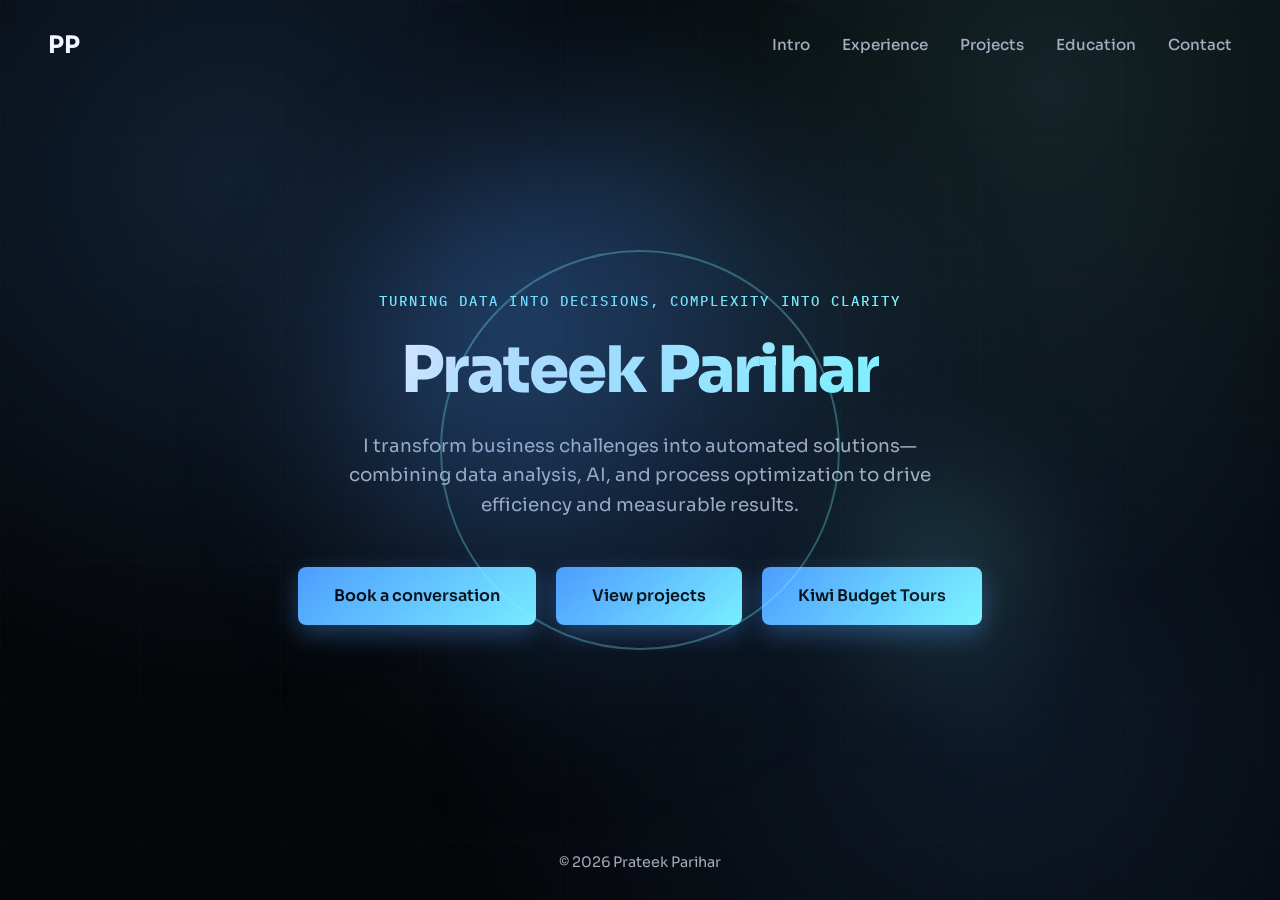
<file: index.html>
<!doctype html>
<html lang="en">
  <head>
    <meta charset="utf-8" />
    <meta name="viewport" content="width=device-width, initial-scale=1" />
    <title>Prateek Parihar | Workflow Automation & AI</title>
    <meta
      name="description"
      content="Portfolio of Prateek Parihar, Business Analytics professional focused on workflow automation, forecasting, AI, and data-driven decision support."
    />
    <meta name="theme-color" content="#050608" />
    <link rel="stylesheet" href="styles.css?v=20260227-clean" />
  </head>
  <body class="home">
    <main class="simple-hero">
      <div class="hero-3d" aria-hidden="true">
        <div class="orb"></div>
        <div class="ring"></div>
        <div class="glow"></div>
        <div class="grid-sheen"></div>
      </div>

      <header class="simple-header">
        <div class="logo-mark">PP</div>
        <nav class="simple-nav">
          <a href="intro.html">Intro</a>
          <a href="experience.html">Experience</a>
          <a href="projects.html">Projects</a>
          <a href="education.html">Education</a>
          <a href="contact.html">Contact</a>
        </nav>
      </header>

      <section class="simple-center">
        <p class="hero-kicker">Turning data into decisions, complexity into clarity</p>
        <h1 class="simple-title">Prateek Parihar</h1>
        <p class="simple-subtitle">
          I transform business challenges into automated solutions—combining data analysis, AI, and process optimization to drive efficiency and measurable results.
        </p>
        <div class="hero-actions">
          <a class="btn-primary" href="contact.html">Book a conversation</a>
          <a class="btn-primary" href="projects.html">View projects</a>
          <a class="btn-primary" href="https://kiwibudgettours.com/" target="_blank" rel="noopener noreferrer">Kiwi Budget Tours</a>
        </div>
      </section>

      <footer class="simple-footer">
        <p>© <span id="year"></span> Prateek Parihar</p>
      </footer>
    </main>

    <script src="script.js"></script>
  </body>
</html>
</file>
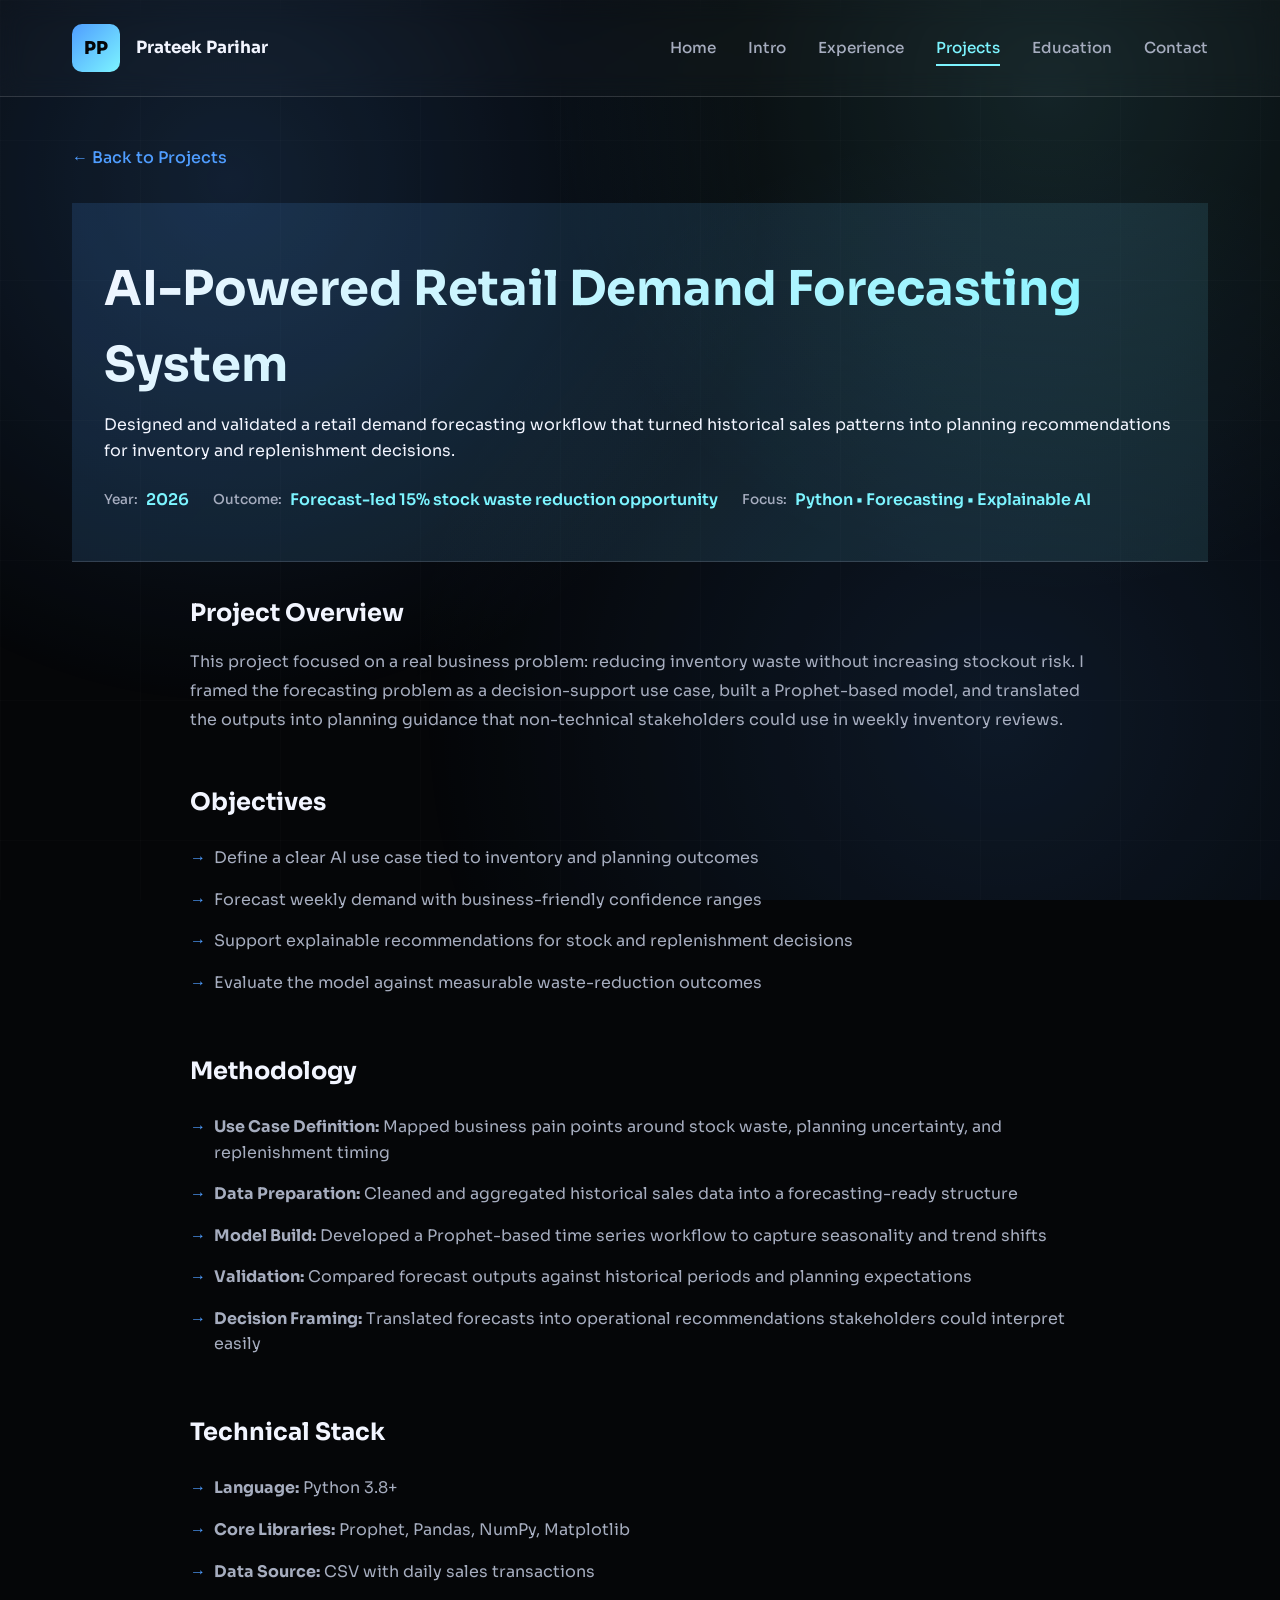
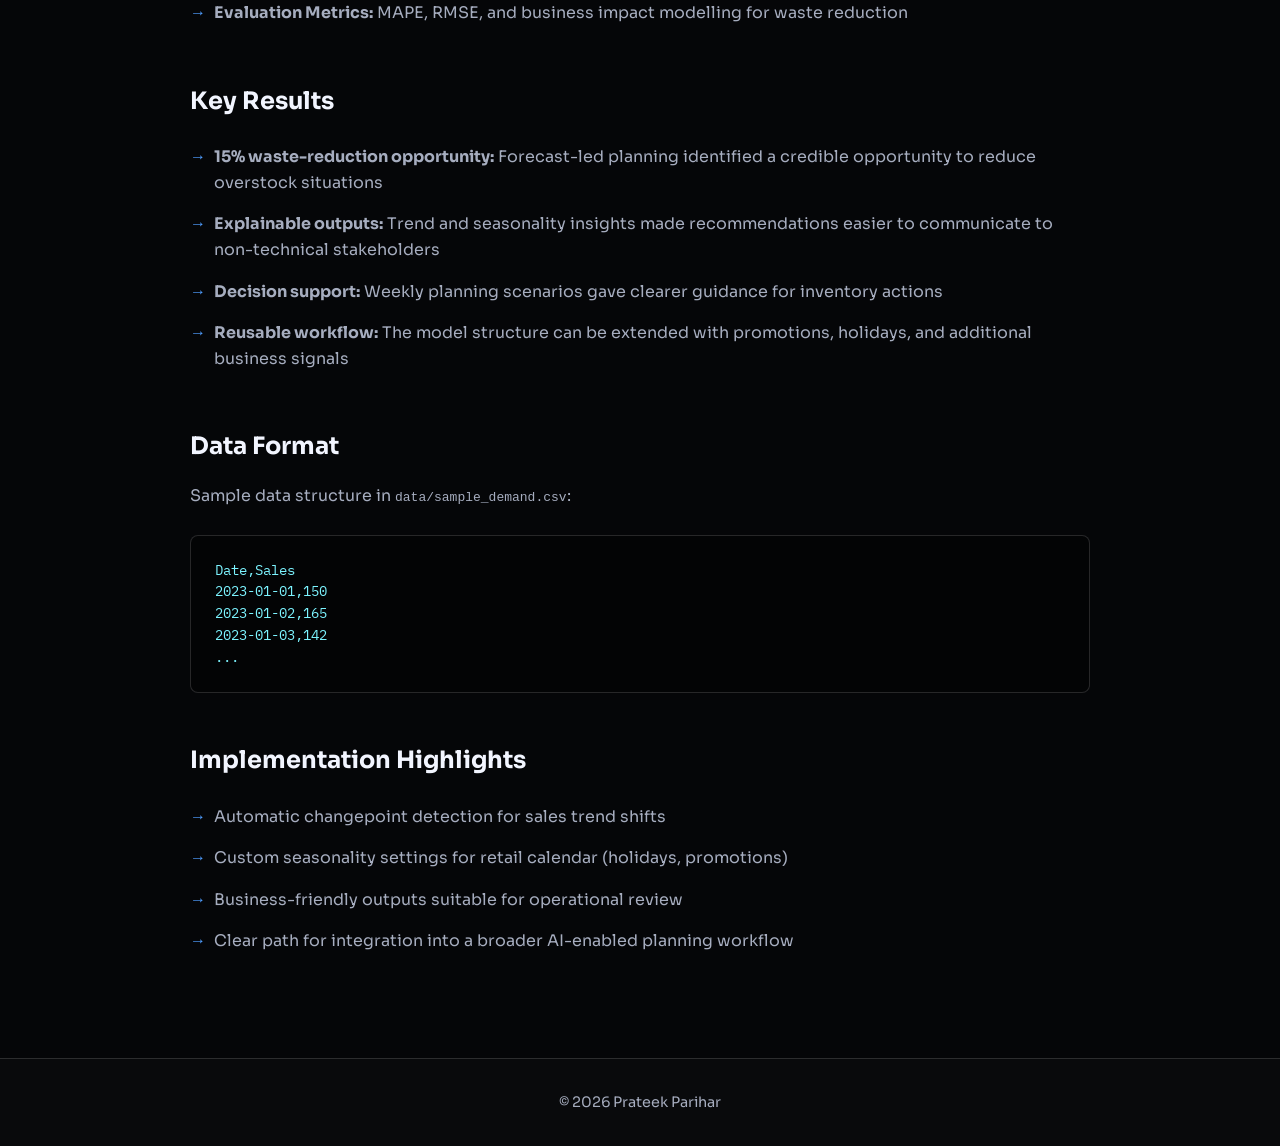
<file: projects/ai-demand-forecasting/index.html>
<!doctype html>
<html lang="en">
  <head>
    <meta charset="utf-8" />
    <meta name="viewport" content="width=device-width, initial-scale=1" />
    <title>AI-Powered Retail Demand Forecasting System | Prateek Parihar</title>
    <link rel="stylesheet" href="../../styles.css" />
    <style>
      .project-hero {
        background: linear-gradient(135deg, rgba(79, 157, 255, 0.15), rgba(124, 244, 255, 0.1));
        border-bottom: 1px solid var(--border);
        padding: 3rem 2rem;
        margin-bottom: 2rem;
      }

      .project-hero h1 {
        font-size: clamp(2rem, 5vw, 3rem);
        margin-bottom: 0.5rem;
        background: linear-gradient(135deg, var(--ink) 0%, var(--accent-bright) 100%);
        -webkit-background-clip: text;
        -webkit-text-fill-color: transparent;
        background-clip: text;
      }

      .project-meta {
        display: flex;
        gap: 1.5rem;
        flex-wrap: wrap;
        margin-top: 1.5rem;
      }

      .meta-item {
        display: flex;
        align-items: center;
        gap: 0.5rem;
      }

      .meta-label {
        color: var(--muted);
        font-size: 0.85rem;
        font-weight: 500;
      }

      .meta-value {
        color: var(--accent-bright);
        font-weight: 600;
      }

      .project-content {
        max-width: 900px;
        margin: 0 auto;
      }

      .project-section {
        margin-bottom: 3rem;
      }

      .project-section h2 {
        font-size: 1.5rem;
        margin-bottom: 1rem;
        color: var(--ink);
      }

      .project-section p {
        color: var(--muted);
        line-height: 1.8;
        margin-bottom: 1rem;
      }

      .project-section ul {
        list-style: none;
        margin-bottom: 1rem;
      }

      .project-section li {
        color: var(--muted);
        padding: 0.5rem 0;
        padding-left: 1.5rem;
        position: relative;
      }

      .project-section li::before {
        content: "→";
        position: absolute;
        left: 0;
        color: var(--accent);
      }

      .code-block {
        background: rgba(0, 0, 0, 0.3);
        border: 1px solid var(--border);
        border-radius: 8px;
        padding: 1.5rem;
        margin: 1.5rem 0;
        font-family: "IBM Plex Mono", monospace;
        font-size: 0.85rem;
        color: var(--accent-bright);
        overflow-x: auto;
      }

      .back-link {
        display: inline-flex;
        align-items: center;
        gap: 0.5rem;
        color: var(--accent);
        text-decoration: none;
        margin-bottom: 2rem;
        font-weight: 500;
        transition: color 0.2s;
      }

      .back-link:hover {
        color: var(--accent-bright);
      }
    </style>
  </head>
  <body class="page">
    <header class="page-header">
      <div class="inner">
        <a href="../../index.html" class="brand">
          <span class="brand-mark">PP</span>
          <div>
            <strong>Prateek Parihar</strong>
          </div>
        </a>
        <nav>
          <a href="../../index.html">Home</a>
          <a href="../../intro.html">Intro</a>
          <a href="../../experience.html">Experience</a>
          <a class="active" href="../../projects.html">Projects</a>
          <a href="../../education.html">Education</a>
          <a href="../../contact.html">Contact</a>
        </nav>
      </div>
    </header>

    <main class="page-main">
      <a href="../../projects.html" class="back-link">← Back to Projects</a>

      <div class="project-hero">
        <h1>AI-Powered Retail Demand Forecasting System</h1>
        <p>Designed and validated a retail demand forecasting workflow that turned historical sales patterns into planning recommendations for inventory and replenishment decisions.</p>
        <div class="project-meta">
          <div class="meta-item">
            <span class="meta-label">Year:</span>
            <span class="meta-value">2026</span>
          </div>
          <div class="meta-item">
            <span class="meta-label">Outcome:</span>
            <span class="meta-value">Forecast-led 15% stock waste reduction opportunity</span>
          </div>
          <div class="meta-item">
            <span class="meta-label">Focus:</span>
            <span class="meta-value">Python • Forecasting • Explainable AI</span>
          </div>
        </div>
      </div>

      <div class="project-content">
        <div class="project-section">
          <h2>Project Overview</h2>
          <p>
            This project focused on a real business problem: reducing inventory waste without increasing stockout risk.
            I framed the forecasting problem as a decision-support use case, built a Prophet-based model, and translated
            the outputs into planning guidance that non-technical stakeholders could use in weekly inventory reviews.
          </p>
        </div>

        <div class="project-section">
          <h2>Objectives</h2>
          <ul>
            <li>Define a clear AI use case tied to inventory and planning outcomes</li>
            <li>Forecast weekly demand with business-friendly confidence ranges</li>
            <li>Support explainable recommendations for stock and replenishment decisions</li>
            <li>Evaluate the model against measurable waste-reduction outcomes</li>
          </ul>
        </div>

        <div class="project-section">
          <h2>Methodology</h2>
          <ul>
            <li><strong>Use Case Definition:</strong> Mapped business pain points around stock waste, planning uncertainty, and replenishment timing</li>
            <li><strong>Data Preparation:</strong> Cleaned and aggregated historical sales data into a forecasting-ready structure</li>
            <li><strong>Model Build:</strong> Developed a Prophet-based time series workflow to capture seasonality and trend shifts</li>
            <li><strong>Validation:</strong> Compared forecast outputs against historical periods and planning expectations</li>
            <li><strong>Decision Framing:</strong> Translated forecasts into operational recommendations stakeholders could interpret easily</li>
          </ul>
        </div>

        <div class="project-section">
          <h2>Technical Stack</h2>
          <ul>
            <li><strong>Language:</strong> Python 3.8+</li>
            <li><strong>Core Libraries:</strong> Prophet, Pandas, NumPy, Matplotlib</li>
            <li><strong>Data Source:</strong> CSV with daily sales transactions</li>
            <li><strong>Evaluation Metrics:</strong> MAPE, RMSE, and business impact modelling for waste reduction</li>
          </ul>
        </div>

        <div class="project-section">
          <h2>Key Results</h2>
          <ul>
            <li><strong>15% waste-reduction opportunity:</strong> Forecast-led planning identified a credible opportunity to reduce overstock situations</li>
            <li><strong>Explainable outputs:</strong> Trend and seasonality insights made recommendations easier to communicate to non-technical stakeholders</li>
            <li><strong>Decision support:</strong> Weekly planning scenarios gave clearer guidance for inventory actions</li>
            <li><strong>Reusable workflow:</strong> The model structure can be extended with promotions, holidays, and additional business signals</li>
          </ul>
        </div>

        <div class="project-section">
          <h2>Data Format</h2>
          <p>Sample data structure in <code>data/sample_demand.csv</code>:</p>
          <div class="code-block">
Date,Sales<br>
2023-01-01,150<br>
2023-01-02,165<br>
2023-01-03,142<br>
...
          </div>
        </div>

        <div class="project-section">
          <h2>Implementation Highlights</h2>
          <ul>
            <li>Automatic changepoint detection for sales trend shifts</li>
            <li>Custom seasonality settings for retail calendar (holidays, promotions)</li>
            <li>Business-friendly outputs suitable for operational review</li>
            <li>Clear path for integration into a broader AI-enabled planning workflow</li>
          </ul>
        </div>
      </div>
    </main>

    <footer class="page-footer">© <span id="year"></span> Prateek Parihar</footer>
    <script src="../../script.js"></script>
  </body>
</html>
</file>
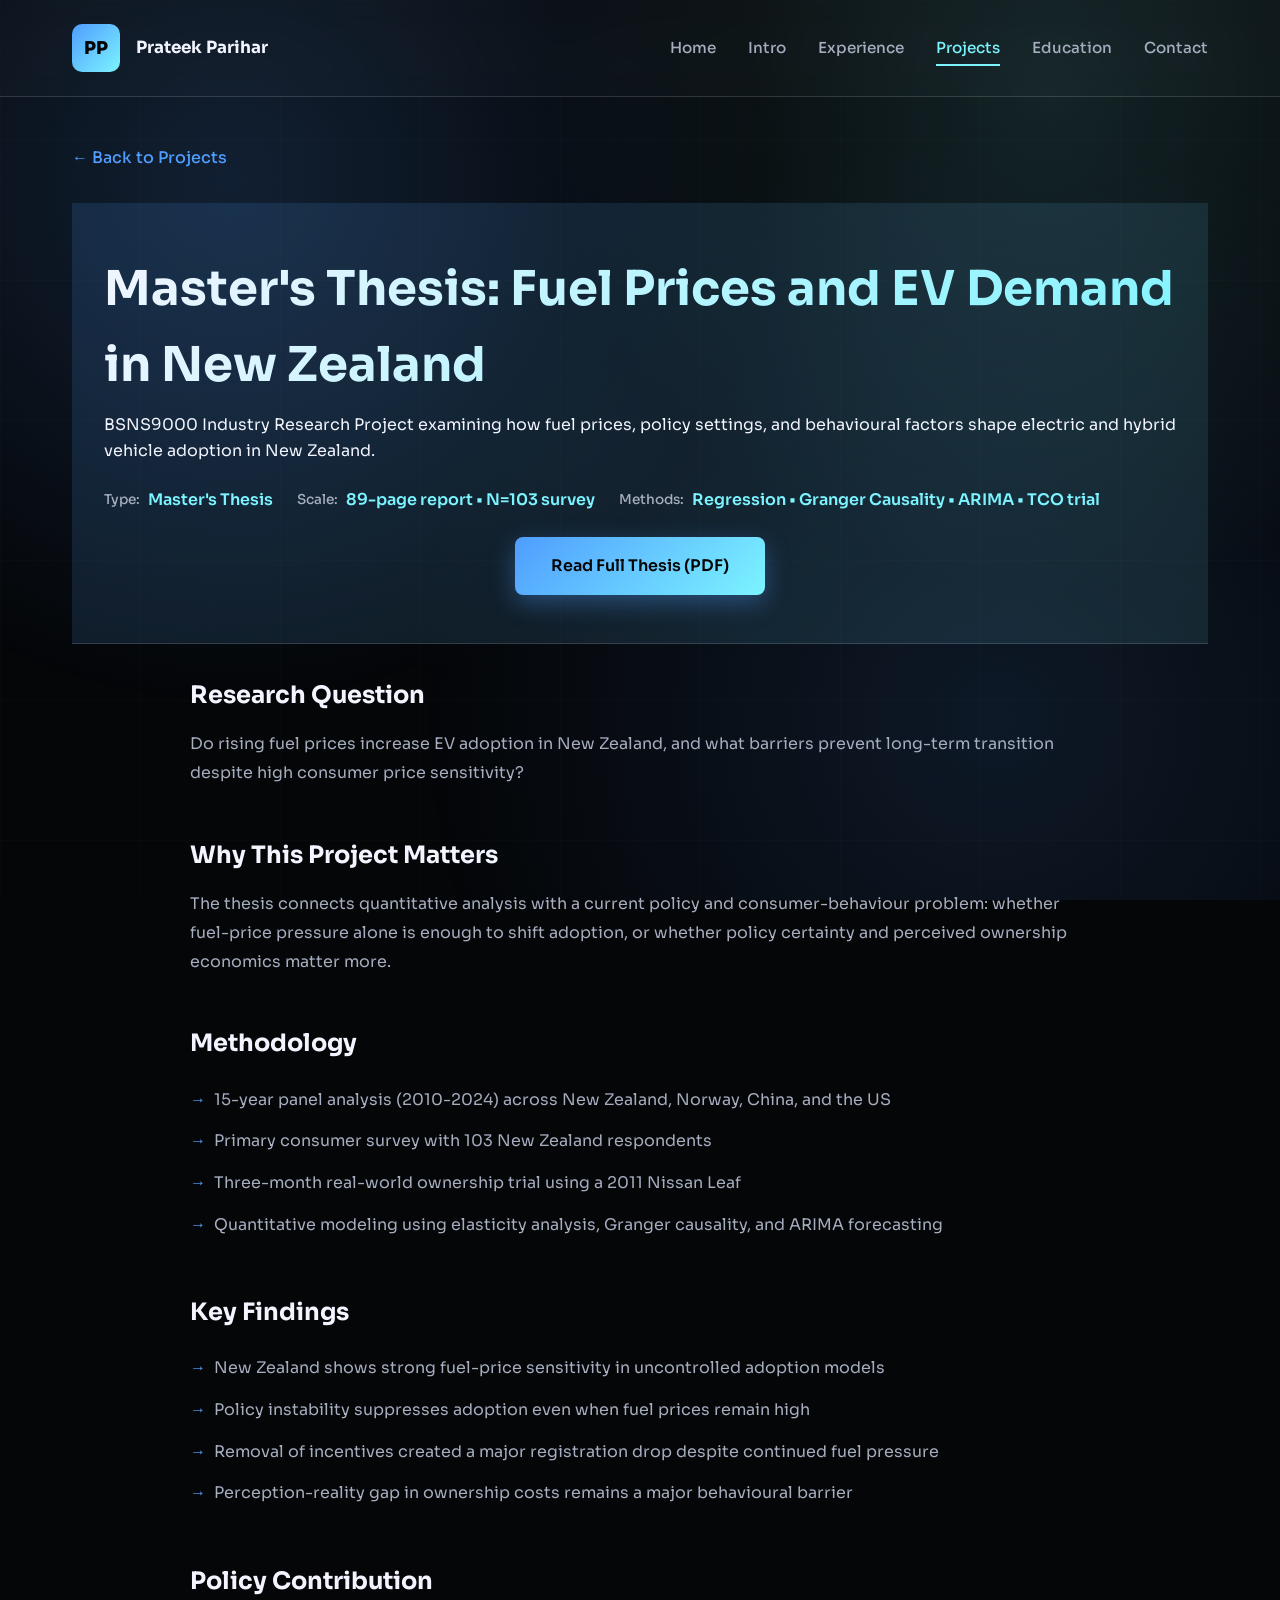
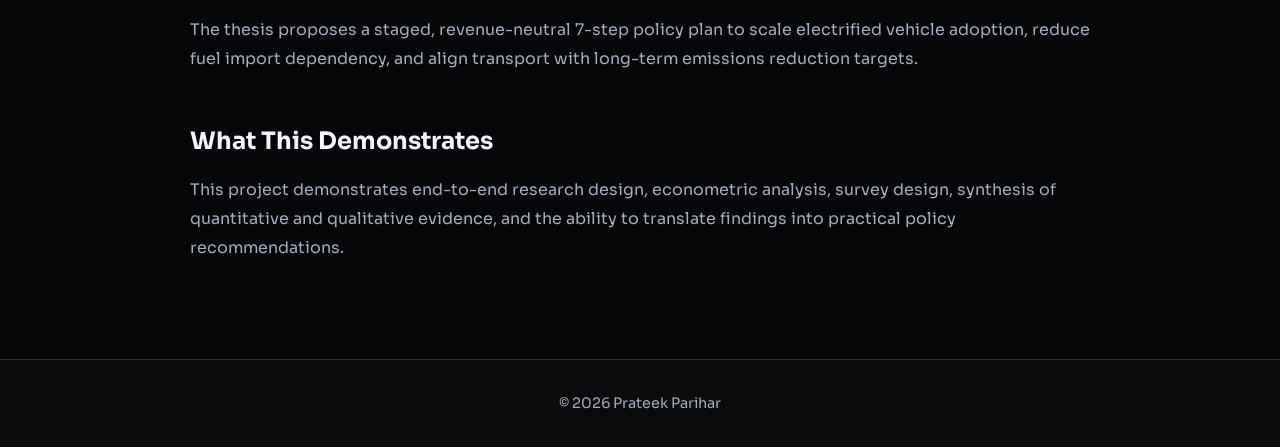
<file: projects/ev-fuel-price-thesis/index.html>
<!doctype html>
<html lang="en">
  <head>
    <meta charset="utf-8" />
    <meta name="viewport" content="width=device-width, initial-scale=1" />
    <title>Fuel Prices and EV Demand in New Zealand | Prateek Parihar</title>
    <link rel="stylesheet" href="../../styles.css" />
    <style>
      .project-hero {
        background: linear-gradient(135deg, rgba(79, 157, 255, 0.15), rgba(124, 244, 255, 0.1));
        border-bottom: 1px solid var(--border);
        padding: 3rem 2rem;
        margin-bottom: 2rem;
      }

      .project-hero h1 {
        font-size: clamp(2rem, 5vw, 3rem);
        margin-bottom: 0.5rem;
        background: linear-gradient(135deg, var(--ink) 0%, var(--accent-bright) 100%);
        -webkit-background-clip: text;
        -webkit-text-fill-color: transparent;
        background-clip: text;
      }

      .project-meta {
        display: flex;
        gap: 1.5rem;
        flex-wrap: wrap;
        margin-top: 1.5rem;
      }

      .meta-item {
        display: flex;
        align-items: center;
        gap: 0.5rem;
      }

      .meta-label {
        color: var(--muted);
        font-size: 0.85rem;
        font-weight: 500;
      }

      .meta-value {
        color: var(--accent-bright);
        font-weight: 600;
      }

      .project-content {
        max-width: 900px;
        margin: 0 auto;
      }

      .project-section {
        margin-bottom: 3rem;
      }

      .project-section h2 {
        font-size: 1.5rem;
        margin-bottom: 1rem;
        color: var(--ink);
      }

      .project-section p {
        color: var(--muted);
        line-height: 1.8;
        margin-bottom: 1rem;
      }

      .project-section ul {
        list-style: none;
        margin-bottom: 1rem;
      }

      .project-section li {
        color: var(--muted);
        padding: 0.5rem 0;
        padding-left: 1.5rem;
        position: relative;
      }

      .project-section li::before {
        content: "→";
        position: absolute;
        left: 0;
        color: var(--accent);
      }

      .hero-actions {
        display: flex;
        gap: 1rem;
        flex-wrap: wrap;
        margin-top: 1.5rem;
      }

      .back-link {
        display: inline-flex;
        align-items: center;
        gap: 0.5rem;
        color: var(--accent);
        text-decoration: none;
        margin-bottom: 2rem;
        font-weight: 500;
        transition: color 0.2s;
      }

      .back-link:hover {
        color: var(--accent-bright);
      }
    </style>
  </head>
  <body class="page">
    <header class="page-header">
      <div class="inner">
        <a href="../../index.html" class="brand">
          <span class="brand-mark">PP</span>
          <div>
            <strong>Prateek Parihar</strong>
          </div>
        </a>
        <nav>
          <a href="../../index.html">Home</a>
          <a href="../../intro.html">Intro</a>
          <a href="../../experience.html">Experience</a>
          <a class="active" href="../../projects.html">Projects</a>
          <a href="../../education.html">Education</a>
          <a href="../../contact.html">Contact</a>
        </nav>
      </div>
    </header>

    <main class="page-main">
      <a href="../../projects.html" class="back-link">← Back to Projects</a>

      <div class="project-hero">
        <h1>Master's Thesis: Fuel Prices and EV Demand in New Zealand</h1>
        <p>
          BSNS9000 Industry Research Project examining how fuel prices, policy settings, and behavioural factors shape electric and hybrid vehicle adoption in New Zealand.
        </p>
        <div class="project-meta">
          <div class="meta-item">
            <span class="meta-label">Type:</span>
            <span class="meta-value">Master's Thesis</span>
          </div>
          <div class="meta-item">
            <span class="meta-label">Scale:</span>
            <span class="meta-value">89-page report • N=103 survey</span>
          </div>
          <div class="meta-item">
            <span class="meta-label">Methods:</span>
            <span class="meta-value">Regression • Granger Causality • ARIMA • TCO trial</span>
          </div>
        </div>
        <div class="hero-actions">
          <a class="btn-primary" href="thesis-report.pdf" target="_blank" rel="noreferrer">Read Full Thesis (PDF)</a>
        </div>
      </div>

      <div class="project-content">
        <div class="project-section">
          <h2>Research Question</h2>
          <p>
            Do rising fuel prices increase EV adoption in New Zealand, and what barriers prevent
            long-term transition despite high consumer price sensitivity?
          </p>
        </div>

        <div class="project-section">
          <h2>Why This Project Matters</h2>
          <p>
            The thesis connects quantitative analysis with a current policy and consumer-behaviour problem: whether fuel-price pressure alone is enough to shift adoption, or whether policy certainty and perceived ownership economics matter more.
          </p>
        </div>

        <div class="project-section">
          <h2>Methodology</h2>
          <ul>
            <li>15-year panel analysis (2010-2024) across New Zealand, Norway, China, and the US</li>
            <li>Primary consumer survey with 103 New Zealand respondents</li>
            <li>Three-month real-world ownership trial using a 2011 Nissan Leaf</li>
            <li>Quantitative modeling using elasticity analysis, Granger causality, and ARIMA forecasting</li>
          </ul>
        </div>

        <div class="project-section">
          <h2>Key Findings</h2>
          <ul>
            <li>New Zealand shows strong fuel-price sensitivity in uncontrolled adoption models</li>
            <li>Policy instability suppresses adoption even when fuel prices remain high</li>
            <li>Removal of incentives created a major registration drop despite continued fuel pressure</li>
            <li>Perception-reality gap in ownership costs remains a major behavioural barrier</li>
          </ul>
        </div>

        <div class="project-section">
          <h2>Policy Contribution</h2>
          <p>
            The thesis proposes a staged, revenue-neutral 7-step policy plan to scale electrified
            vehicle adoption, reduce fuel import dependency, and align transport with long-term
            emissions reduction targets.
          </p>
        </div>

        <div class="project-section">
          <h2>What This Demonstrates</h2>
          <p>
            This project demonstrates end-to-end research design, econometric analysis, survey design, synthesis of quantitative and qualitative evidence, and the ability to translate findings into practical policy recommendations.
          </p>
        </div>
      </div>
    </main>

    <footer class="page-footer">© <span id="year"></span> Prateek Parihar</footer>
    <script src="../../script.js"></script>
  </body>
</html>
</file>
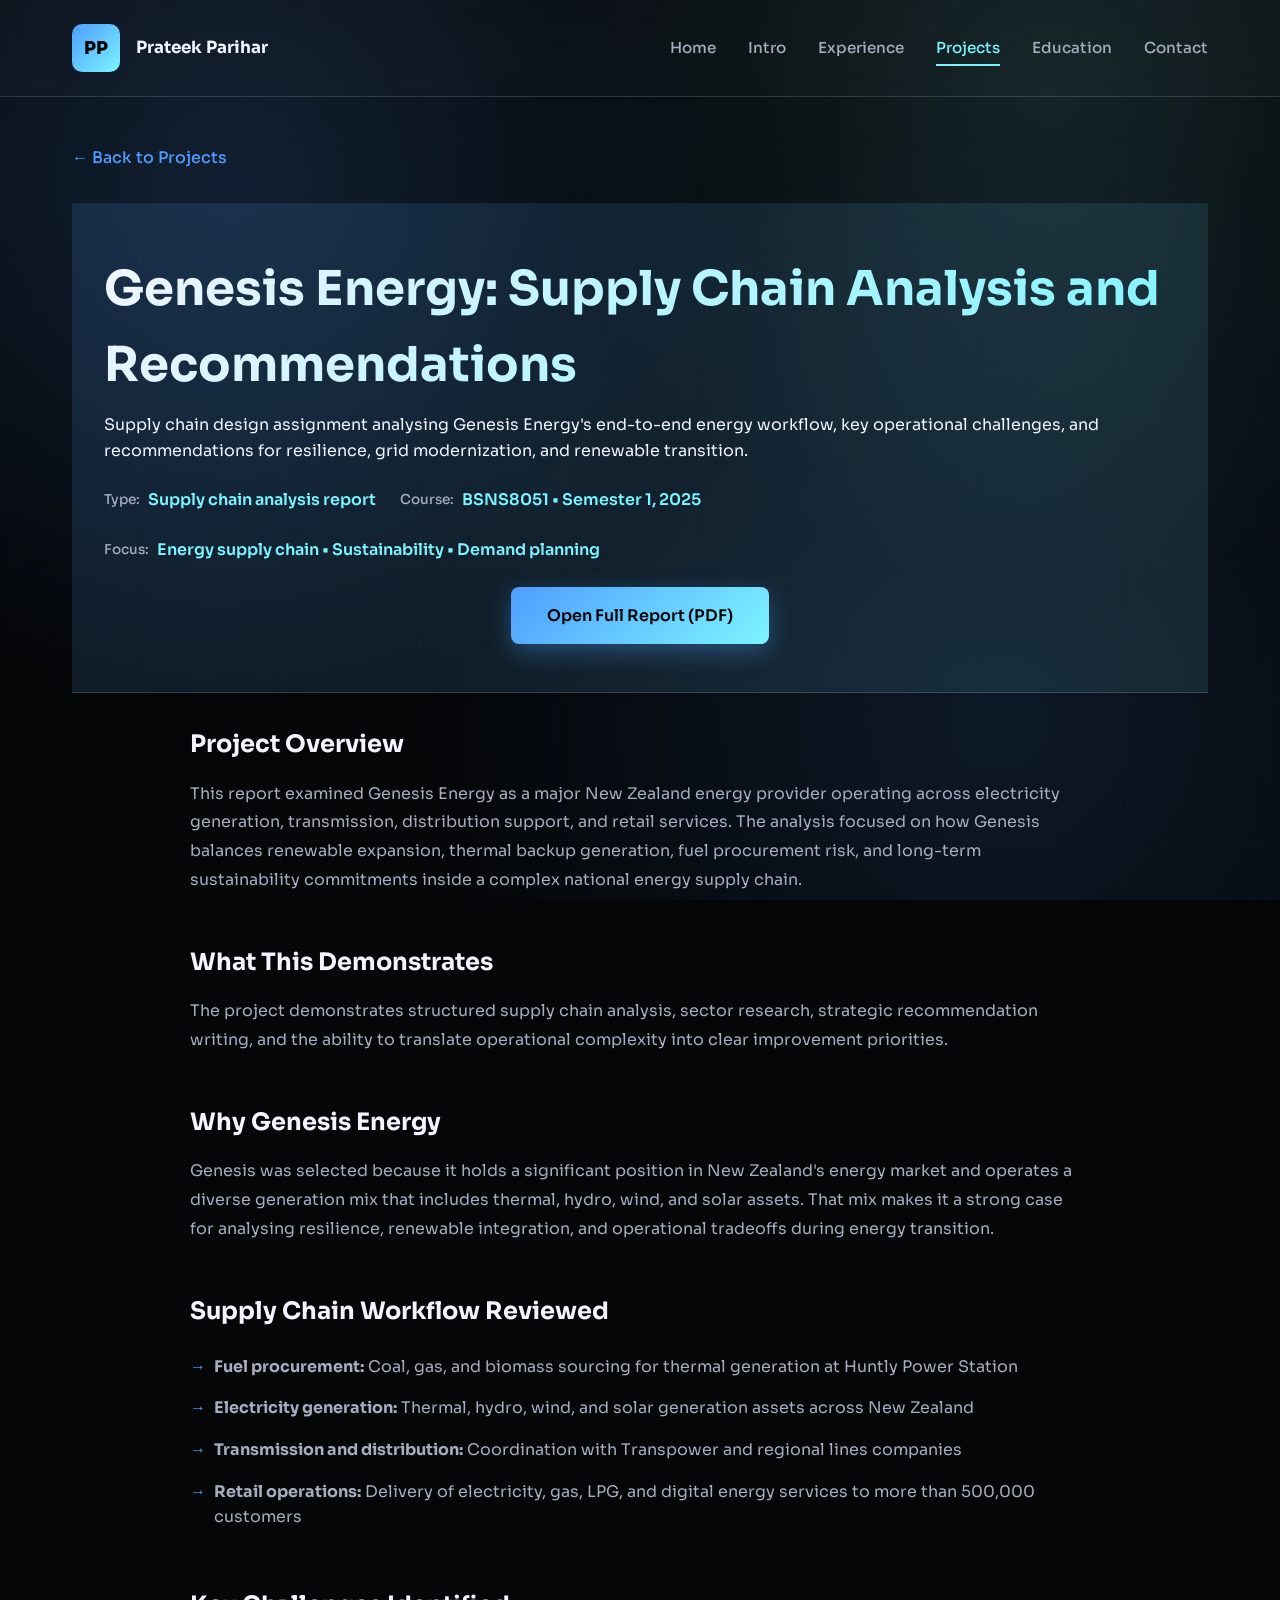
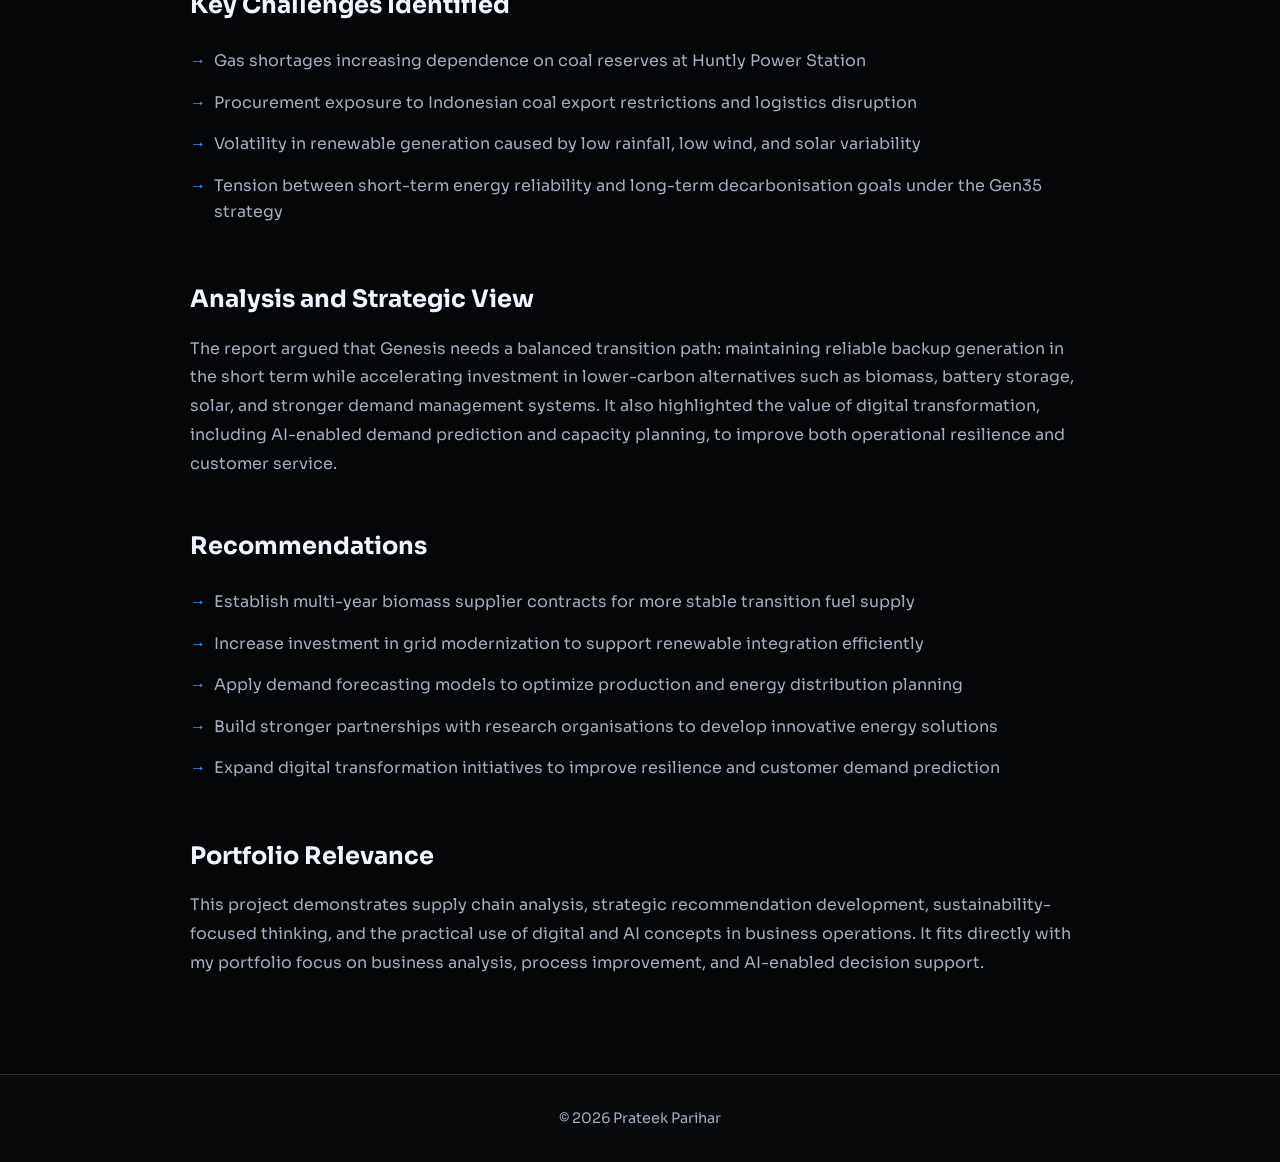
<file: projects/genesis-project/index.html>
<!doctype html>
<html lang="en">
  <head>
    <meta charset="utf-8" />
    <meta name="viewport" content="width=device-width, initial-scale=1" />
    <title>Genesis Energy: Supply Chain Analysis and Recommendations | Prateek Parihar</title>
    <link rel="stylesheet" href="../../styles.css" />
    <style>
      .project-hero {
        background: linear-gradient(135deg, rgba(79, 157, 255, 0.15), rgba(124, 244, 255, 0.1));
        border-bottom: 1px solid var(--border);
        padding: 3rem 2rem;
        margin-bottom: 2rem;
      }

      .project-hero h1 {
        font-size: clamp(2rem, 5vw, 3rem);
        margin-bottom: 0.5rem;
        background: linear-gradient(135deg, var(--ink) 0%, var(--accent-bright) 100%);
        -webkit-background-clip: text;
        -webkit-text-fill-color: transparent;
        background-clip: text;
      }

      .project-meta {
        display: flex;
        gap: 1.5rem;
        flex-wrap: wrap;
        margin-top: 1.5rem;
      }

      .meta-item {
        display: flex;
        align-items: center;
        gap: 0.5rem;
      }

      .meta-label {
        color: var(--muted);
        font-size: 0.85rem;
        font-weight: 500;
      }

      .meta-value {
        color: var(--accent-bright);
        font-weight: 600;
      }

      .project-content {
        max-width: 900px;
        margin: 0 auto;
      }

      .project-section {
        margin-bottom: 3rem;
      }

      .project-section h2 {
        font-size: 1.5rem;
        margin-bottom: 1rem;
        color: var(--ink);
      }

      .project-section p {
        color: var(--muted);
        line-height: 1.8;
        margin-bottom: 1rem;
      }

      .project-section ul {
        list-style: none;
        margin-bottom: 1rem;
      }

      .project-section li {
        color: var(--muted);
        padding: 0.5rem 0;
        padding-left: 1.5rem;
        position: relative;
      }

      .project-section li::before {
        content: "→";
        position: absolute;
        left: 0;
        color: var(--accent);
      }

      .hero-actions {
        display: flex;
        gap: 1rem;
        flex-wrap: wrap;
        margin-top: 1.5rem;
      }

      .back-link {
        display: inline-flex;
        align-items: center;
        gap: 0.5rem;
        color: var(--accent);
        text-decoration: none;
        margin-bottom: 2rem;
        font-weight: 500;
        transition: color 0.2s;
      }

      .back-link:hover {
        color: var(--accent-bright);
      }
    </style>
  </head>
  <body class="page">
    <header class="page-header">
      <div class="inner">
        <a href="../../index.html" class="brand">
          <span class="brand-mark">PP</span>
          <div>
            <strong>Prateek Parihar</strong>
          </div>
        </a>
        <nav>
          <a href="../../index.html">Home</a>
          <a href="../../intro.html">Intro</a>
          <a href="../../experience.html">Experience</a>
          <a class="active" href="../../projects.html">Projects</a>
          <a href="../../education.html">Education</a>
          <a href="../../contact.html">Contact</a>
        </nav>
      </div>
    </header>

    <main class="page-main">
      <a href="../../projects.html" class="back-link">← Back to Projects</a>

      <div class="project-hero">
        <h1>Genesis Energy: Supply Chain Analysis and Recommendations</h1>
        <p>
          Supply chain design assignment analysing Genesis Energy's end-to-end energy workflow, key operational
          challenges, and recommendations for resilience, grid modernization, and renewable transition.
        </p>
        <div class="project-meta">
          <div class="meta-item">
            <span class="meta-label">Type:</span>
            <span class="meta-value">Supply chain analysis report</span>
          </div>
          <div class="meta-item">
            <span class="meta-label">Course:</span>
            <span class="meta-value">BSNS8051 • Semester 1, 2025</span>
          </div>
          <div class="meta-item">
            <span class="meta-label">Focus:</span>
            <span class="meta-value">Energy supply chain • Sustainability • Demand planning</span>
          </div>
        </div>
        <div class="hero-actions">
          <a class="btn-primary" href="./genesis-report.pdf" target="_blank" rel="noopener noreferrer">Open Full Report (PDF)</a>
        </div>
      </div>

      <div class="project-content">
        <div class="project-section">
          <h2>Project Overview</h2>
          <p>
            This report examined Genesis Energy as a major New Zealand energy provider operating across electricity
            generation, transmission, distribution support, and retail services. The analysis focused on how Genesis
            balances renewable expansion, thermal backup generation, fuel procurement risk, and long-term sustainability
            commitments inside a complex national energy supply chain.
          </p>
        </div>

        <div class="project-section">
          <h2>What This Demonstrates</h2>
          <p>
            The project demonstrates structured supply chain analysis, sector research, strategic recommendation writing, and the ability to translate operational complexity into clear improvement priorities.
          </p>
        </div>

        <div class="project-section">
          <h2>Why Genesis Energy</h2>
          <p>
            Genesis was selected because it holds a significant position in New Zealand's energy market and operates a
            diverse generation mix that includes thermal, hydro, wind, and solar assets. That mix makes it a strong case
            for analysing resilience, renewable integration, and operational tradeoffs during energy transition.
          </p>
        </div>

        <div class="project-section">
          <h2>Supply Chain Workflow Reviewed</h2>
          <ul>
            <li><strong>Fuel procurement:</strong> Coal, gas, and biomass sourcing for thermal generation at Huntly Power Station</li>
            <li><strong>Electricity generation:</strong> Thermal, hydro, wind, and solar generation assets across New Zealand</li>
            <li><strong>Transmission and distribution:</strong> Coordination with Transpower and regional lines companies</li>
            <li><strong>Retail operations:</strong> Delivery of electricity, gas, LPG, and digital energy services to more than 500,000 customers</li>
          </ul>
        </div>

        <div class="project-section">
          <h2>Key Challenges Identified</h2>
          <ul>
            <li>Gas shortages increasing dependence on coal reserves at Huntly Power Station</li>
            <li>Procurement exposure to Indonesian coal export restrictions and logistics disruption</li>
            <li>Volatility in renewable generation caused by low rainfall, low wind, and solar variability</li>
            <li>Tension between short-term energy reliability and long-term decarbonisation goals under the Gen35 strategy</li>
          </ul>
        </div>

        <div class="project-section">
          <h2>Analysis and Strategic View</h2>
          <p>
            The report argued that Genesis needs a balanced transition path: maintaining reliable backup generation in the
            short term while accelerating investment in lower-carbon alternatives such as biomass, battery storage, solar,
            and stronger demand management systems. It also highlighted the value of digital transformation, including
            AI-enabled demand prediction and capacity planning, to improve both operational resilience and customer service.
          </p>
        </div>

        <div class="project-section">
          <h2>Recommendations</h2>
          <ul>
            <li>Establish multi-year biomass supplier contracts for more stable transition fuel supply</li>
            <li>Increase investment in grid modernization to support renewable integration efficiently</li>
            <li>Apply demand forecasting models to optimize production and energy distribution planning</li>
            <li>Build stronger partnerships with research organisations to develop innovative energy solutions</li>
            <li>Expand digital transformation initiatives to improve resilience and customer demand prediction</li>
          </ul>
        </div>

        <div class="project-section">
          <h2>Portfolio Relevance</h2>
          <p>
            This project demonstrates supply chain analysis, strategic recommendation development, sustainability-focused
            thinking, and the practical use of digital and AI concepts in business operations. It fits directly with my
            portfolio focus on business analysis, process improvement, and AI-enabled decision support.
          </p>
        </div>
      </div>
    </main>

    <footer class="page-footer">© <span id="year"></span> Prateek Parihar</footer>
    <script src="../../script.js"></script>
  </body>
</html>
</file>
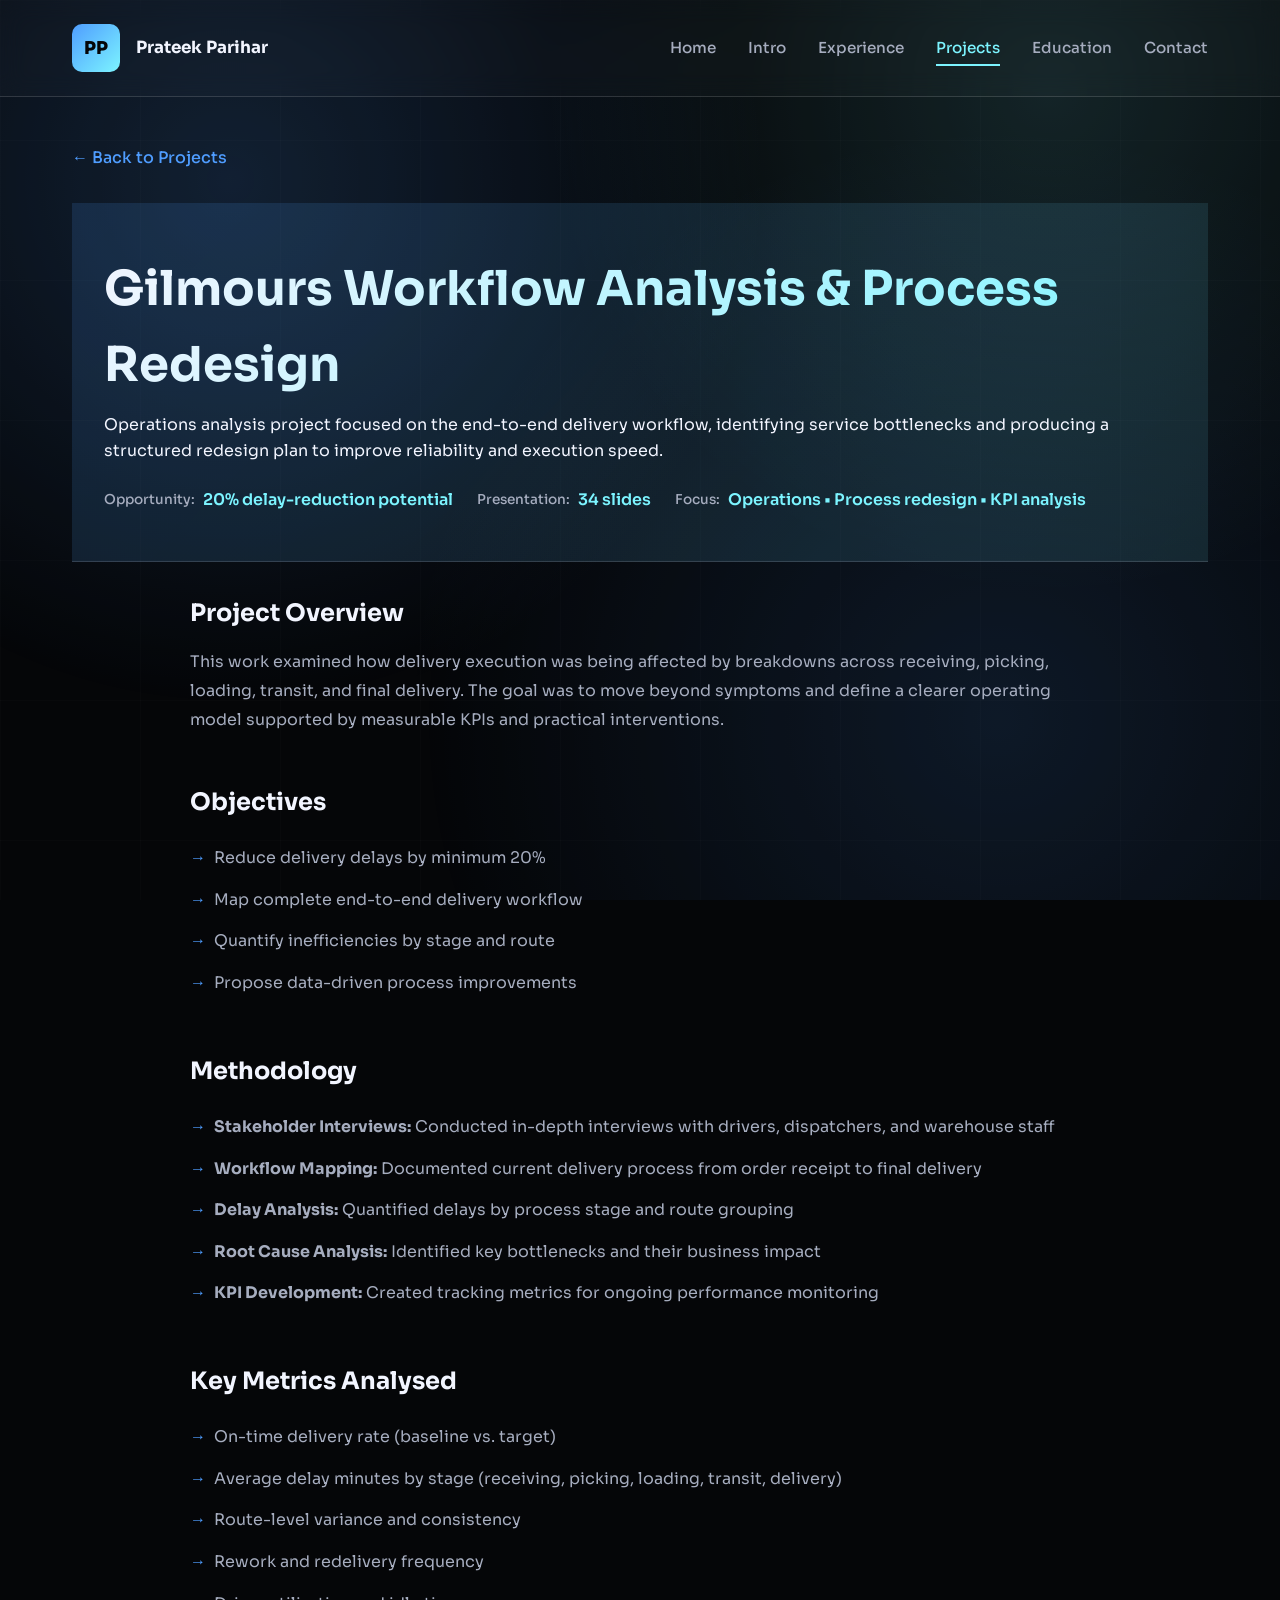
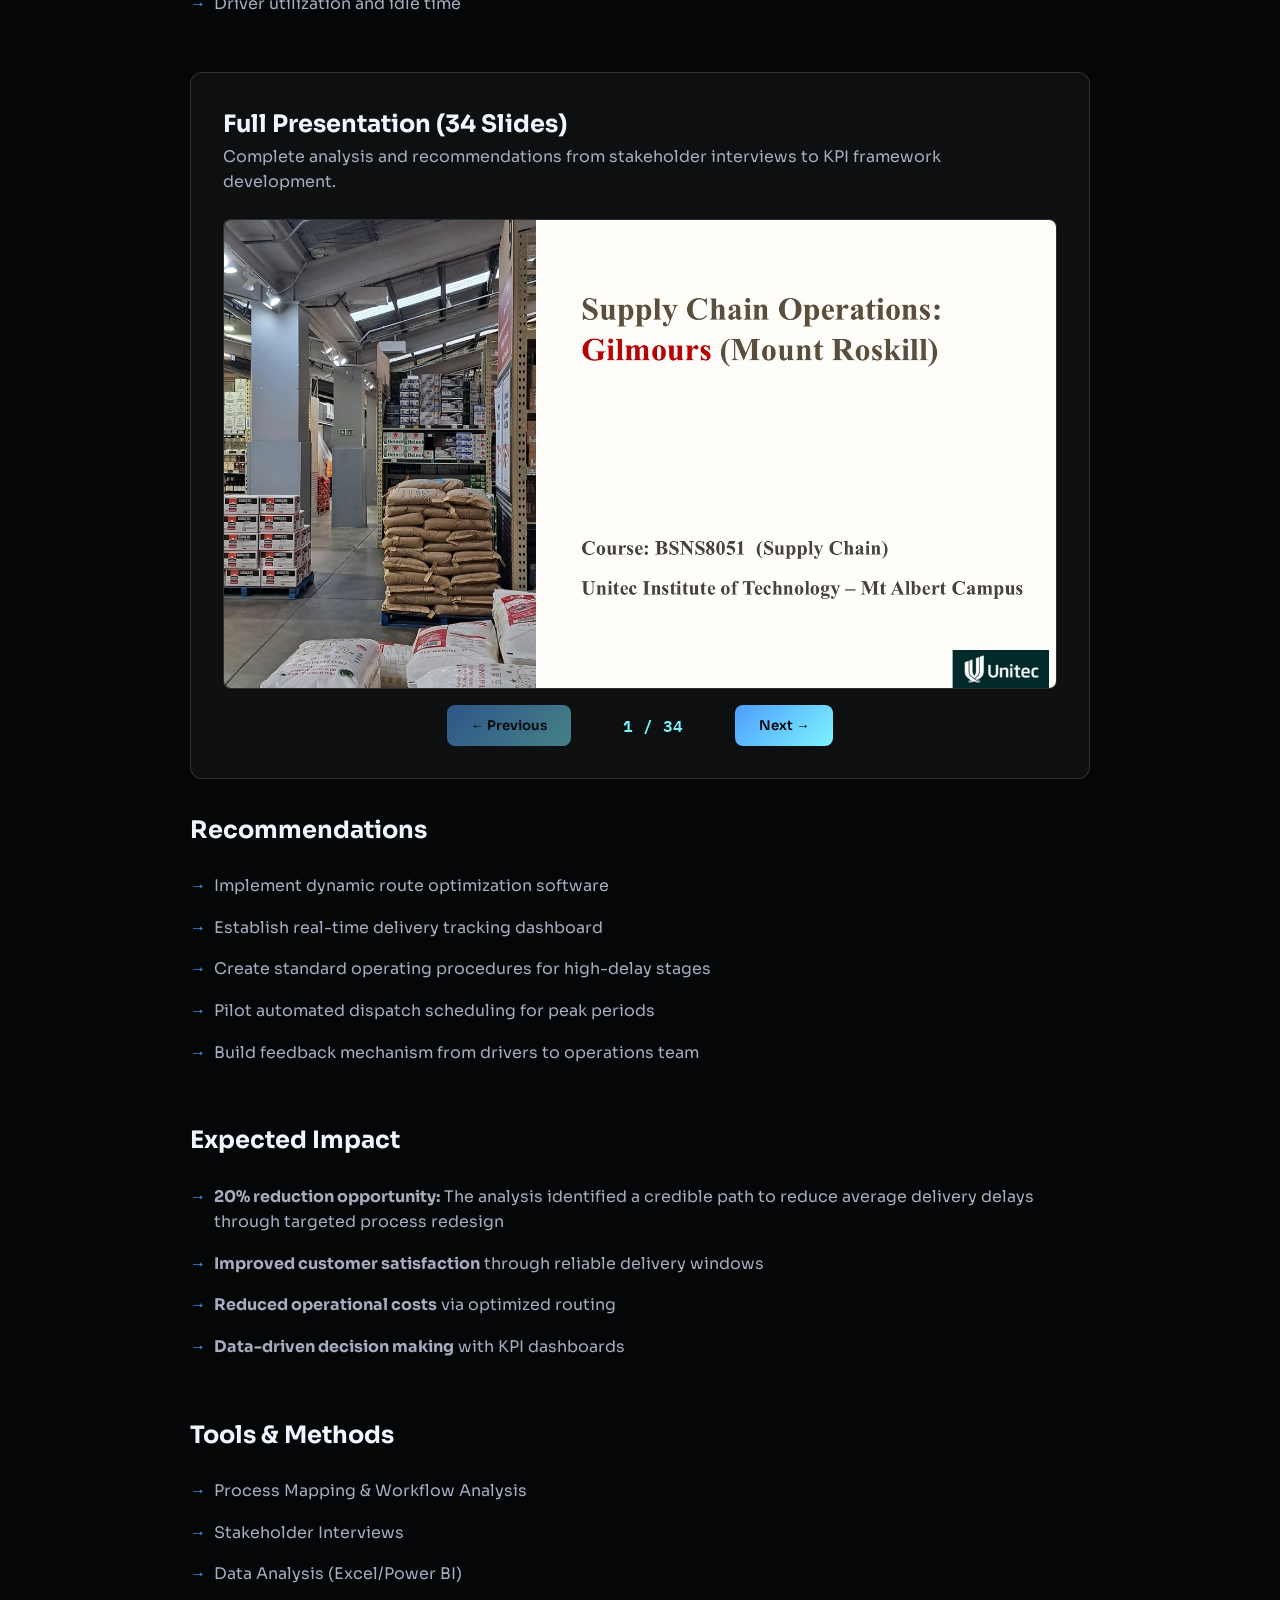
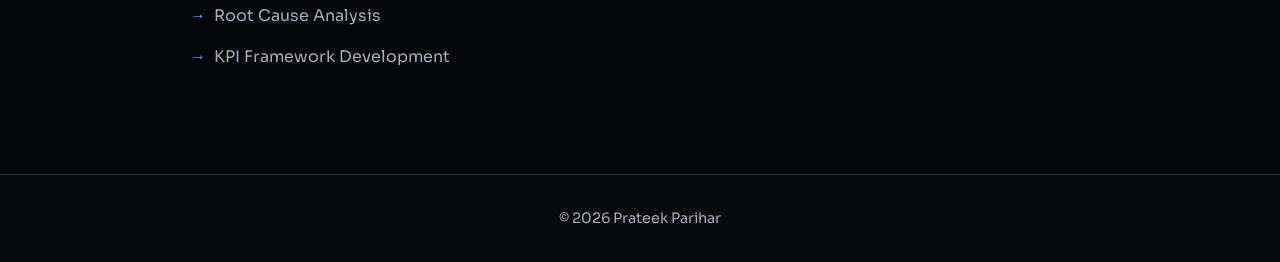
<file: projects/gilmours-delivery-efficiency/index.html>
<!doctype html>
<html lang="en">
  <head>
    <meta charset="utf-8" />
    <meta name="viewport" content="width=device-width, initial-scale=1" />
    <title>Gilmours Workflow Analysis & Process Redesign | Prateek Parihar</title>
    <link rel="stylesheet" href="../../styles.css" />
    <style>
      .project-hero {
        background: linear-gradient(135deg, rgba(79, 157, 255, 0.15), rgba(124, 244, 255, 0.1));
        border-bottom: 1px solid var(--border);
        padding: 3rem 2rem;
        margin-bottom: 2rem;
      }

      .project-hero h1 {
        font-size: clamp(2rem, 5vw, 3rem);
        margin-bottom: 0.5rem;
        background: linear-gradient(135deg, var(--ink) 0%, var(--accent-bright) 100%);
        -webkit-background-clip: text;
        -webkit-text-fill-color: transparent;
        background-clip: text;
      }

      .project-meta {
        display: flex;
        gap: 1.5rem;
        flex-wrap: wrap;
        margin-top: 1.5rem;
      }

      .meta-item {
        display: flex;
        align-items: center;
        gap: 0.5rem;
      }

      .meta-label {
        color: var(--muted);
        font-size: 0.85rem;
        font-weight: 500;
      }

      .meta-value {
        color: var(--accent-bright);
        font-weight: 600;
      }

      .project-content {
        max-width: 900px;
        margin: 0 auto;
      }

      .project-section {
        margin-bottom: 3rem;
      }

      .project-section h2 {
        font-size: 1.5rem;
        margin-bottom: 1rem;
        color: var(--ink);
        display: flex;
        align-items: center;
        gap: 0.5rem;
      }

      .project-section p {
        color: var(--muted);
        line-height: 1.8;
        margin-bottom: 1rem;
      }

      .project-section ul {
        list-style: none;
        margin-bottom: 1rem;
      }

      .project-section li {
        color: var(--muted);
        padding: 0.5rem 0;
        padding-left: 1.5rem;
        position: relative;
      }

      .project-section li::before {
        content: "→";
        position: absolute;
        left: 0;
        color: var(--accent);
      }

      .slides-container {
        background: var(--panel);
        border: 1px solid var(--border);
        border-radius: 12px;
        padding: 2rem;
        margin: 2rem 0;
      }

      .slide-grid {
        display: none;
      }

      .slide-viewer {
        display: flex;
        flex-direction: column;
        align-items: center;
        gap: 1rem;
      }

      .slide-image {
        max-width: 100%;
        width: 100%;
        max-height: 70vh;
        object-fit: contain;
        border: 1px solid var(--border);
        border-radius: 8px;
        background: rgba(0, 0, 0, 0.3);
      }

      .slide-controls {
        display: flex;
        align-items: center;
        gap: 2rem;
        justify-content: center;
        flex-wrap: wrap;
      }

      .slide-btn {
        background: linear-gradient(135deg, var(--accent) 0%, var(--accent-bright) 100%);
        color: #050608;
        border: none;
        padding: 0.75rem 1.5rem;
        border-radius: 8px;
        cursor: pointer;
        font-weight: 600;
        transition: all 0.2s ease;
        font-family: "Sora", sans-serif;
      }

      .slide-btn:hover {
        transform: translateY(-2px);
        box-shadow: 0 8px 16px rgba(79, 157, 255, 0.3);
      }

      .slide-btn:disabled {
        opacity: 0.5;
        cursor: not-allowed;
      }

      .slide-counter {
        color: var(--accent-bright);
        font-family: "IBM Plex Mono", monospace;
        font-weight: 600;
        min-width: 100px;
        text-align: center;
      }

      .back-link {
        display: inline-flex;
        align-items: center;
        gap: 0.5rem;
        color: var(--accent);
        text-decoration: none;
        margin-bottom: 2rem;
        font-weight: 500;
        transition: color 0.2s;
      }

      .back-link:hover {
        color: var(--accent-bright);
      }
    </style>
  </head>
  <body class="page">
    <header class="page-header">
      <div class="inner">
        <a href="../../index.html" class="brand">
          <span class="brand-mark">PP</span>
          <div>
            <strong>Prateek Parihar</strong>
          </div>
        </a>
        <nav>
          <a href="../../index.html">Home</a>
          <a href="../../intro.html">Intro</a>
          <a href="../../experience.html">Experience</a>
          <a class="active" href="../../projects.html">Projects</a>
          <a href="../../education.html">Education</a>
          <a href="../../contact.html">Contact</a>
        </nav>
      </div>
    </header>

    <main class="page-main">
      <a href="../../projects.html" class="back-link">← Back to Projects</a>

      <div class="project-hero">
        <h1>Gilmours Workflow Analysis & Process Redesign</h1>
        <p>Operations analysis project focused on the end-to-end delivery workflow, identifying service bottlenecks and producing a structured redesign plan to improve reliability and execution speed.</p>
        <div class="project-meta">
          <div class="meta-item">
            <span class="meta-label">Opportunity:</span>
            <span class="meta-value">20% delay-reduction potential</span>
          </div>
          <div class="meta-item">
            <span class="meta-label">Presentation:</span>
            <span class="meta-value">34 slides</span>
          </div>
          <div class="meta-item">
            <span class="meta-label">Focus:</span>
            <span class="meta-value">Operations • Process redesign • KPI analysis</span>
          </div>
        </div>
      </div>

      <div class="project-content">
        <div class="project-section">
          <h2>Project Overview</h2>
          <p>
            This work examined how delivery execution was being affected by breakdowns across receiving, picking, loading, transit, and final delivery. The goal was to move beyond symptoms and define a clearer operating model supported by measurable KPIs and practical interventions.
          </p>
        </div>

        <div class="project-section">
          <h2>Objectives</h2>
          <ul>
            <li>Reduce delivery delays by minimum 20%</li>
            <li>Map complete end-to-end delivery workflow</li>
            <li>Quantify inefficiencies by stage and route</li>
            <li>Propose data-driven process improvements</li>
          </ul>
        </div>

        <div class="project-section">
          <h2>Methodology</h2>
          <ul>
            <li><strong>Stakeholder Interviews:</strong> Conducted in-depth interviews with drivers, dispatchers, and warehouse staff</li>
            <li><strong>Workflow Mapping:</strong> Documented current delivery process from order receipt to final delivery</li>
            <li><strong>Delay Analysis:</strong> Quantified delays by process stage and route grouping</li>
            <li><strong>Root Cause Analysis:</strong> Identified key bottlenecks and their business impact</li>
            <li><strong>KPI Development:</strong> Created tracking metrics for ongoing performance monitoring</li>
          </ul>
        </div>

        <div class="project-section">
          <h2>Key Metrics Analysed</h2>
          <ul>
            <li>On-time delivery rate (baseline vs. target)</li>
            <li>Average delay minutes by stage (receiving, picking, loading, transit, delivery)</li>
            <li>Route-level variance and consistency</li>
            <li>Rework and redelivery frequency</li>
            <li>Driver utilization and idle time</li>
          </ul>
        </div>

        <div class="slides-container">
          <h2 style="margin-top: 0;">Full Presentation (34 Slides)</h2>
          <p style="color: var(--muted); margin: 0 0 1.5rem 0;">Complete analysis and recommendations from stakeholder interviews to KPI framework development.</p>
          
          <div class="slide-viewer">
            <img id="slideImage" src="images/Slide1.JPG" alt="Presentation Slide" class="slide-image">
            <div class="slide-controls">
              <button id="prevBtn" class="slide-btn" onclick="previousSlide()">← Previous</button>
              <span class="slide-counter"><span id="currentSlide">1</span> / 34</span>
              <button id="nextBtn" class="slide-btn" onclick="nextSlide()">Next →</button>
            </div>
          </div>
        </div>

        <script>
          let currentSlide = 1;
          const totalSlides = 34;

          function updateSlide() {
            document.getElementById('slideImage').src = `images/Slide${currentSlide}.JPG`;
            document.getElementById('currentSlide').textContent = currentSlide;
            document.getElementById('prevBtn').disabled = currentSlide === 1;
            document.getElementById('nextBtn').disabled = currentSlide === totalSlides;
          }

          function nextSlide() {
            if (currentSlide < totalSlides) {
              currentSlide++;
              updateSlide();
            }
          }

          function previousSlide() {
            if (currentSlide > 1) {
              currentSlide--;
              updateSlide();
            }
          }

          // Keyboard navigation
          document.addEventListener('keydown', (e) => {
            if (e.key === 'ArrowRight') nextSlide();
            if (e.key === 'ArrowLeft') previousSlide();
          });

          updateSlide();
        </script>

        <div class="project-section">
          <h2>Recommendations</h2>
          <ul>
            <li>Implement dynamic route optimization software</li>
            <li>Establish real-time delivery tracking dashboard</li>
            <li>Create standard operating procedures for high-delay stages</li>
            <li>Pilot automated dispatch scheduling for peak periods</li>
            <li>Build feedback mechanism from drivers to operations team</li>
          </ul>
        </div>

        <div class="project-section">
          <h2>Expected Impact</h2>
          <ul>
            <li><strong>20% reduction opportunity:</strong> The analysis identified a credible path to reduce average delivery delays through targeted process redesign</li>
            <li><strong>Improved customer satisfaction</strong> through reliable delivery windows</li>
            <li><strong>Reduced operational costs</strong> via optimized routing</li>
            <li><strong>Data-driven decision making</strong> with KPI dashboards</li>
          </ul>
        </div>

        <div class="project-section">
          <h2>Tools & Methods</h2>
          <ul>
            <li>Process Mapping & Workflow Analysis</li>
            <li>Stakeholder Interviews</li>
            <li>Data Analysis (Excel/Power BI)</li>
            <li>Root Cause Analysis</li>
            <li>KPI Framework Development</li>
          </ul>
        </div>
      </div>
    </main>

    <footer class="page-footer">© <span id="year"></span> Prateek Parihar</footer>
    <script src="../../script.js"></script>
  </body>
</html>
</file>
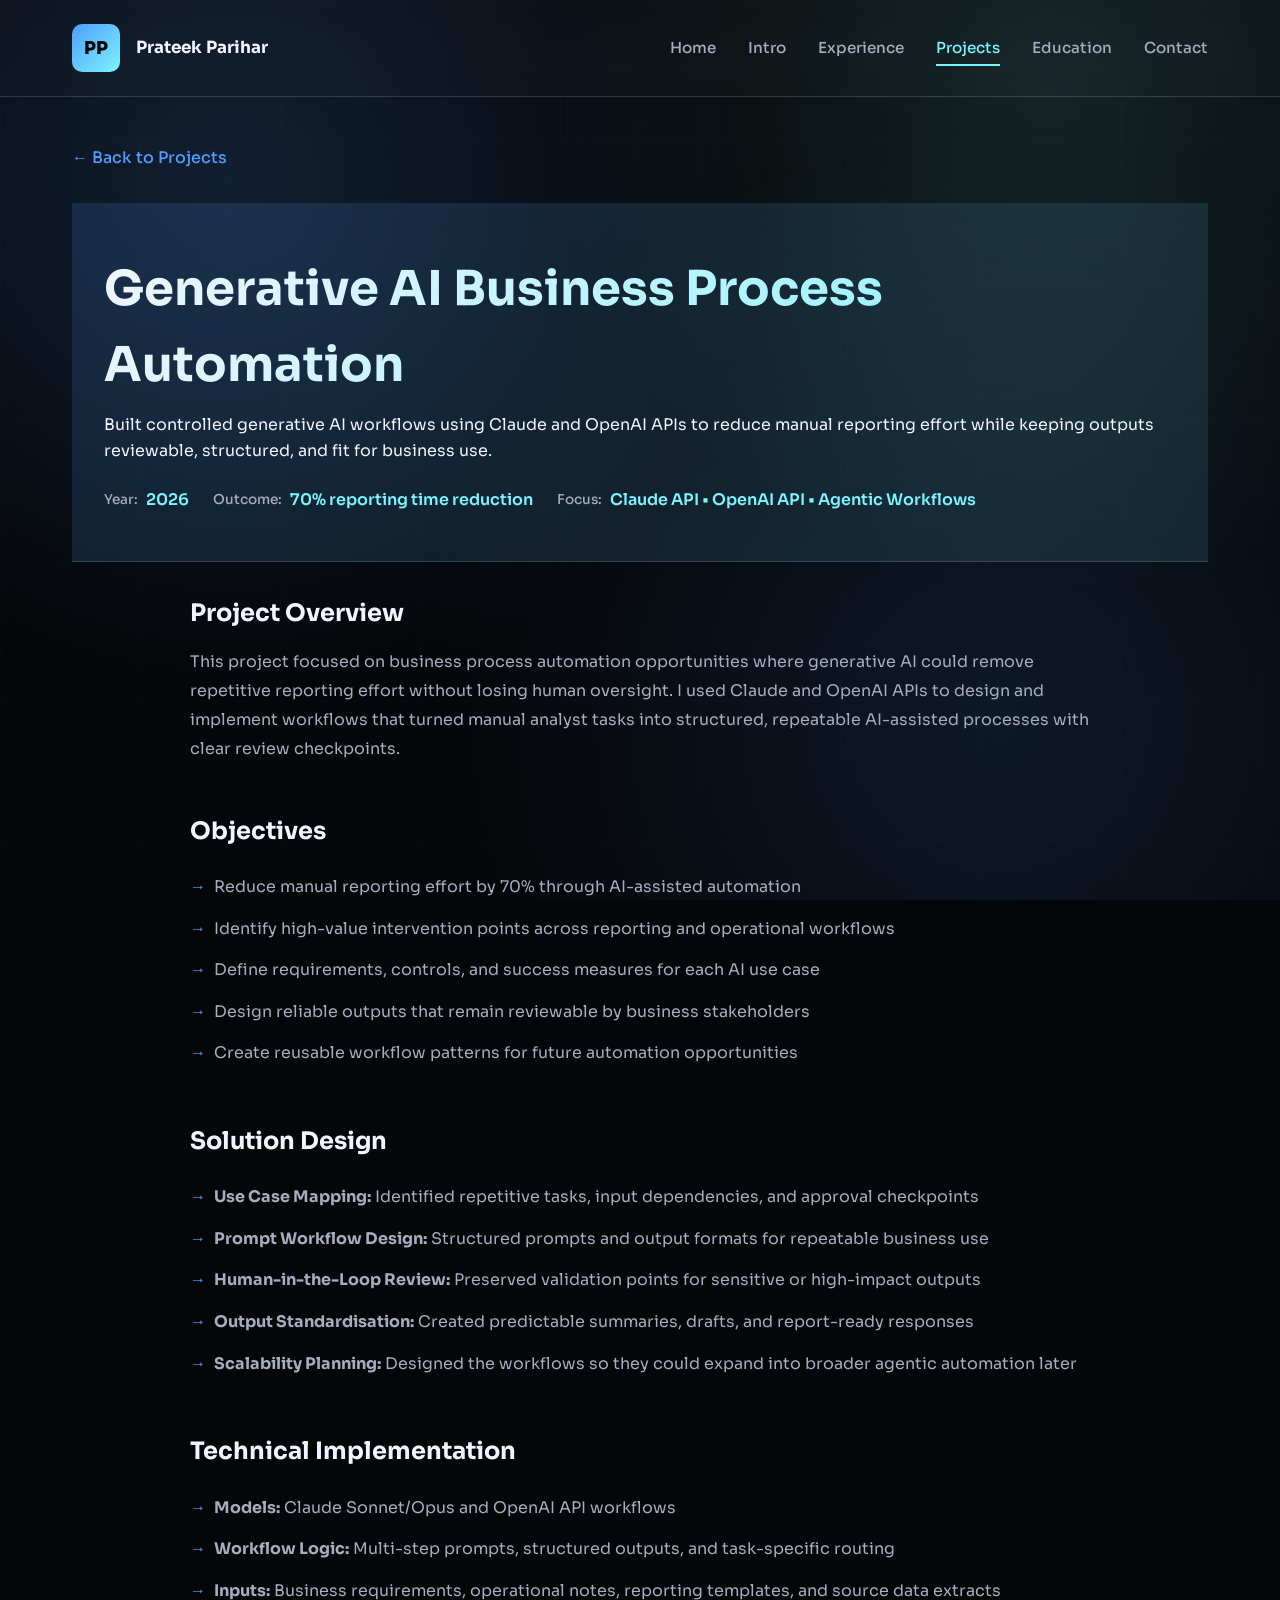
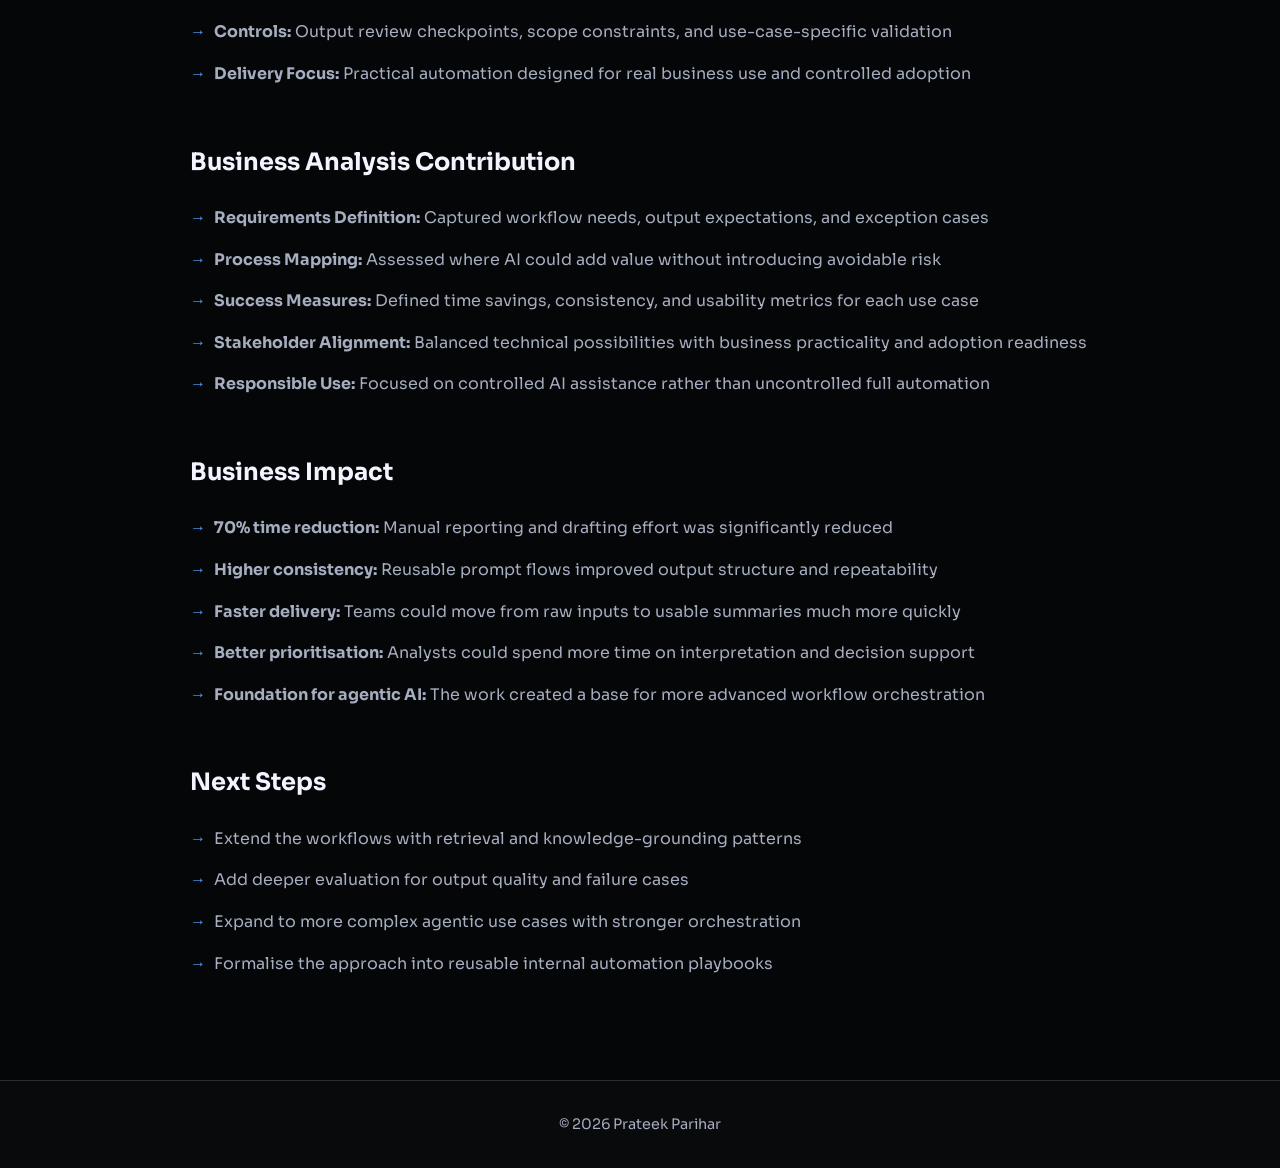
<file: projects/interactive-dashboard/index.html>
<!doctype html>
<html lang="en">
  <head>
    <meta charset="utf-8" />
    <meta name="viewport" content="width=device-width, initial-scale=1" />
    <title>Generative AI Business Process Automation | Prateek Parihar</title>
    <link rel="stylesheet" href="../../styles.css" />
    <style>
      .project-hero {
        background: linear-gradient(135deg, rgba(79, 157, 255, 0.15), rgba(124, 244, 255, 0.1));
        border-bottom: 1px solid var(--border);
        padding: 3rem 2rem;
        margin-bottom: 2rem;
      }

      .project-hero h1 {
        font-size: clamp(2rem, 5vw, 3rem);
        margin-bottom: 0.5rem;
        background: linear-gradient(135deg, var(--ink) 0%, var(--accent-bright) 100%);
        -webkit-background-clip: text;
        -webkit-text-fill-color: transparent;
        background-clip: text;
      }

      .project-meta {
        display: flex;
        gap: 1.5rem;
        flex-wrap: wrap;
        margin-top: 1.5rem;
      }

      .meta-item {
        display: flex;
        align-items: center;
        gap: 0.5rem;
      }

      .meta-label {
        color: var(--muted);
        font-size: 0.85rem;
        font-weight: 500;
      }

      .meta-value {
        color: var(--accent-bright);
        font-weight: 600;
      }

      .project-content {
        max-width: 900px;
        margin: 0 auto;
      }

      .project-section {
        margin-bottom: 3rem;
      }

      .project-section h2 {
        font-size: 1.5rem;
        margin-bottom: 1rem;
        color: var(--ink);
      }

      .project-section p {
        color: var(--muted);
        line-height: 1.8;
        margin-bottom: 1rem;
      }

      .project-section ul {
        list-style: none;
        margin-bottom: 1rem;
      }

      .project-section li {
        color: var(--muted);
        padding: 0.5rem 0;
        padding-left: 1.5rem;
        position: relative;
      }

      .project-section li::before {
        content: "→";
        position: absolute;
        left: 0;
        color: var(--accent);
      }

      .back-link {
        display: inline-flex;
        align-items: center;
        gap: 0.5rem;
        color: var(--accent);
        text-decoration: none;
        margin-bottom: 2rem;
        font-weight: 500;
        transition: color 0.2s;
      }

      .back-link:hover {
        color: var(--accent-bright);
      }
    </style>
  </head>
  <body class="page">
    <header class="page-header">
      <div class="inner">
        <a href="../../index.html" class="brand">
          <span class="brand-mark">PP</span>
          <div>
            <strong>Prateek Parihar</strong>
          </div>
        </a>
        <nav>
          <a href="../../index.html">Home</a>
          <a href="../../intro.html">Intro</a>
          <a href="../../experience.html">Experience</a>
          <a class="active" href="../../projects.html">Projects</a>
          <a href="../../education.html">Education</a>
          <a href="../../contact.html">Contact</a>
        </nav>
      </div>
    </header>

    <main class="page-main">
      <a href="../../projects.html" class="back-link">← Back to Projects</a>

      <div class="project-hero">
        <h1>Generative AI Business Process Automation</h1>
        <p>Built controlled generative AI workflows using Claude and OpenAI APIs to reduce manual reporting effort while keeping outputs reviewable, structured, and fit for business use.</p>
        <div class="project-meta">
          <div class="meta-item">
            <span class="meta-label">Year:</span>
            <span class="meta-value">2026</span>
          </div>
          <div class="meta-item">
            <span class="meta-label">Outcome:</span>
            <span class="meta-value">70% reporting time reduction</span>
          </div>
          <div class="meta-item">
            <span class="meta-label">Focus:</span>
            <span class="meta-value">Claude API • OpenAI API • Agentic Workflows</span>
          </div>
        </div>
      </div>

      <div class="project-content">
        <div class="project-section">
          <h2>Project Overview</h2>
          <p>
            This project focused on business process automation opportunities where generative AI could remove repetitive reporting effort without losing human oversight.
            I used Claude and OpenAI APIs to design and implement workflows that turned manual analyst tasks into structured, repeatable AI-assisted processes with clear review checkpoints.
          </p>
        </div>

        <div class="project-section">
          <h2>Objectives</h2>
          <ul>
            <li>Reduce manual reporting effort by 70% through AI-assisted automation</li>
            <li>Identify high-value intervention points across reporting and operational workflows</li>
            <li>Define requirements, controls, and success measures for each AI use case</li>
            <li>Design reliable outputs that remain reviewable by business stakeholders</li>
            <li>Create reusable workflow patterns for future automation opportunities</li>
          </ul>
        </div>

        <div class="project-section">
          <h2>Solution Design</h2>
          <ul>
            <li><strong>Use Case Mapping:</strong> Identified repetitive tasks, input dependencies, and approval checkpoints</li>
            <li><strong>Prompt Workflow Design:</strong> Structured prompts and output formats for repeatable business use</li>
            <li><strong>Human-in-the-Loop Review:</strong> Preserved validation points for sensitive or high-impact outputs</li>
            <li><strong>Output Standardisation:</strong> Created predictable summaries, drafts, and report-ready responses</li>
            <li><strong>Scalability Planning:</strong> Designed the workflows so they could expand into broader agentic automation later</li>
          </ul>
        </div>

        <div class="project-section">
          <h2>Technical Implementation</h2>
          <ul>
            <li><strong>Models:</strong> Claude Sonnet/Opus and OpenAI API workflows</li>
            <li><strong>Workflow Logic:</strong> Multi-step prompts, structured outputs, and task-specific routing</li>
            <li><strong>Inputs:</strong> Business requirements, operational notes, reporting templates, and source data extracts</li>
            <li><strong>Controls:</strong> Output review checkpoints, scope constraints, and use-case-specific validation</li>
            <li><strong>Delivery Focus:</strong> Practical automation designed for real business use and controlled adoption</li>
          </ul>
        </div>

        <div class="project-section">
          <h2>Business Analysis Contribution</h2>
          <ul>
            <li><strong>Requirements Definition:</strong> Captured workflow needs, output expectations, and exception cases</li>
            <li><strong>Process Mapping:</strong> Assessed where AI could add value without introducing avoidable risk</li>
            <li><strong>Success Measures:</strong> Defined time savings, consistency, and usability metrics for each use case</li>
            <li><strong>Stakeholder Alignment:</strong> Balanced technical possibilities with business practicality and adoption readiness</li>
            <li><strong>Responsible Use:</strong> Focused on controlled AI assistance rather than uncontrolled full automation</li>
          </ul>
        </div>

        <div class="project-section">
          <h2>Business Impact</h2>
          <ul>
            <li><strong>70% time reduction:</strong> Manual reporting and drafting effort was significantly reduced</li>
            <li><strong>Higher consistency:</strong> Reusable prompt flows improved output structure and repeatability</li>
            <li><strong>Faster delivery:</strong> Teams could move from raw inputs to usable summaries much more quickly</li>
            <li><strong>Better prioritisation:</strong> Analysts could spend more time on interpretation and decision support</li>
            <li><strong>Foundation for agentic AI:</strong> The work created a base for more advanced workflow orchestration</li>
          </ul>
        </div>

        <div class="project-section">
          <h2>Next Steps</h2>
          <ul>
            <li>Extend the workflows with retrieval and knowledge-grounding patterns</li>
            <li>Add deeper evaluation for output quality and failure cases</li>
            <li>Expand to more complex agentic use cases with stronger orchestration</li>
            <li>Formalise the approach into reusable internal automation playbooks</li>
          </ul>
        </div>
      </div>
    </main>

    <footer class="page-footer">© <span id="year"></span> Prateek Parihar</footer>
    <script src="../../script.js"></script>
  </body>
</html>
</file>
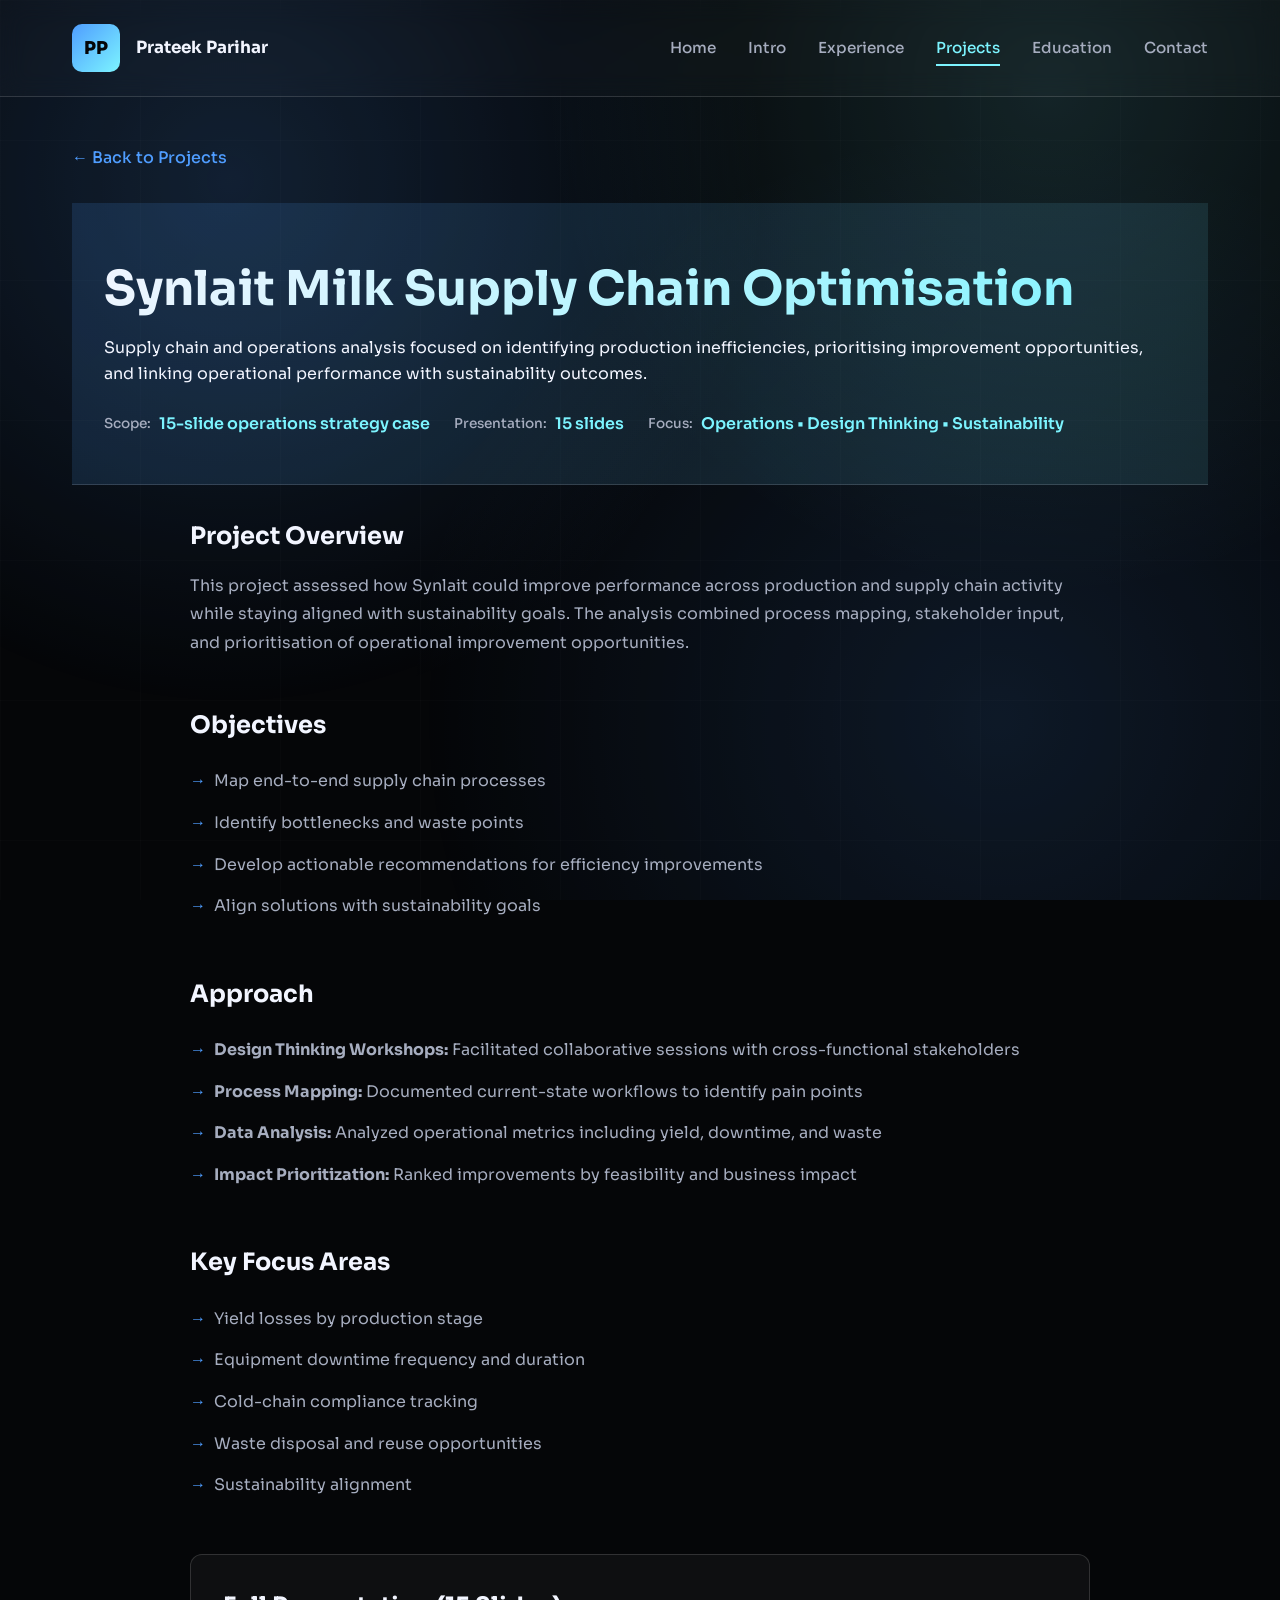
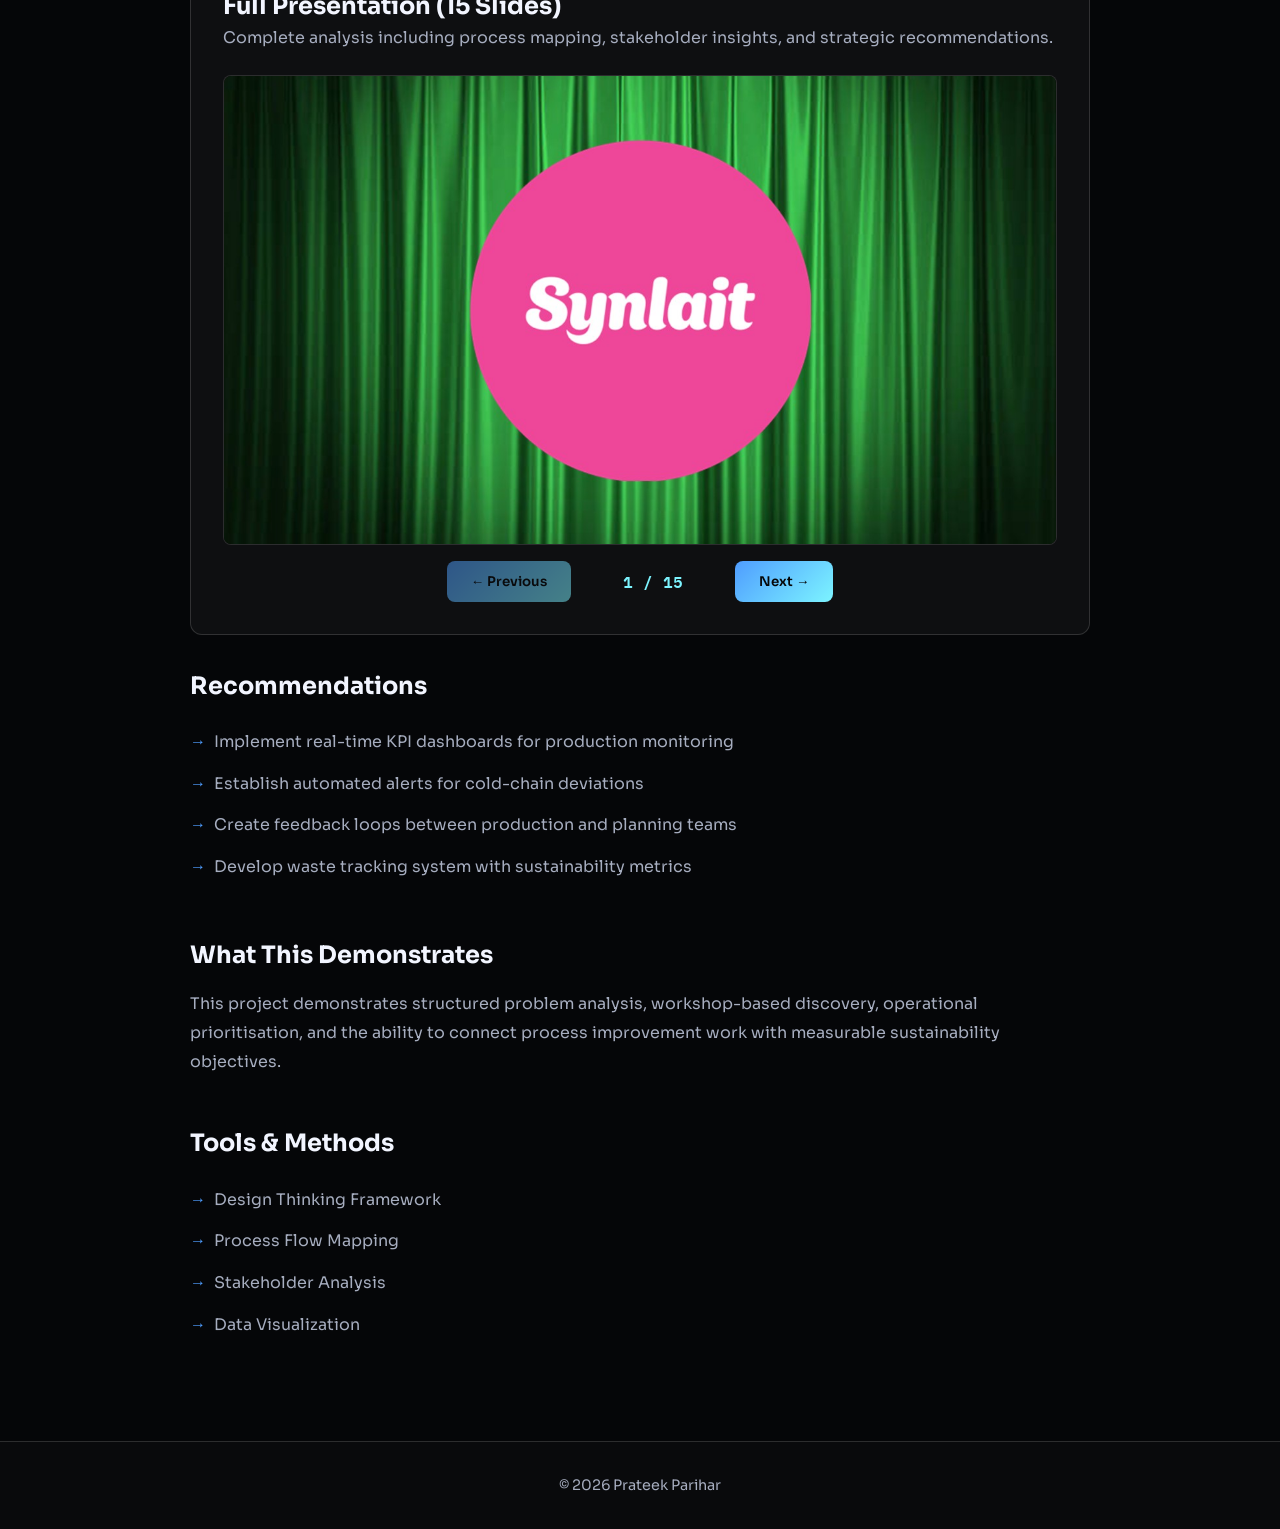
<file: projects/synlait-supply-chain-optimization/index.html>
<!doctype html>
<html lang="en">
  <head>
    <meta charset="utf-8" />
    <meta name="viewport" content="width=device-width, initial-scale=1" />
    <title>Synlait Milk Supply Chain Optimisation | Prateek Parihar</title>
    <link rel="stylesheet" href="../../styles.css" />
    <style>
      .project-hero {
        background: linear-gradient(135deg, rgba(79, 157, 255, 0.15), rgba(124, 244, 255, 0.1));
        border-bottom: 1px solid var(--border);
        padding: 3rem 2rem;
        margin-bottom: 2rem;
      }

      .project-hero h1 {
        font-size: clamp(2rem, 5vw, 3rem);
        margin-bottom: 0.5rem;
        background: linear-gradient(135deg, var(--ink) 0%, var(--accent-bright) 100%);
        -webkit-background-clip: text;
        -webkit-text-fill-color: transparent;
        background-clip: text;
      }

      .project-meta {
        display: flex;
        gap: 1.5rem;
        flex-wrap: wrap;
        margin-top: 1.5rem;
      }

      .meta-item {
        display: flex;
        align-items: center;
        gap: 0.5rem;
      }

      .meta-label {
        color: var(--muted);
        font-size: 0.85rem;
        font-weight: 500;
      }

      .meta-value {
        color: var(--accent-bright);
        font-weight: 600;
      }

      .project-content {
        max-width: 900px;
        margin: 0 auto;
      }

      .project-section {
        margin-bottom: 3rem;
      }

      .project-section h2 {
        font-size: 1.5rem;
        margin-bottom: 1rem;
        color: var(--ink);
        display: flex;
        align-items: center;
        gap: 0.5rem;
      }

      .project-section p {
        color: var(--muted);
        line-height: 1.8;
        margin-bottom: 1rem;
      }

      .project-section ul {
        list-style: none;
        margin-bottom: 1rem;
      }

      .project-section li {
        color: var(--muted);
        padding: 0.5rem 0;
        padding-left: 1.5rem;
        position: relative;
      }

      .project-section li::before {
        content: "→";
        position: absolute;
        left: 0;
        color: var(--accent);
      }

      .slides-container {
        background: var(--panel);
        border: 1px solid var(--border);
        border-radius: 12px;
        padding: 2rem;
        margin: 2rem 0;
      }

      .slide-grid {
        display: none;
      }

      .slide-viewer {
        display: flex;
        flex-direction: column;
        align-items: center;
        gap: 1rem;
      }

      .slide-image {
        max-width: 100%;
        width: 100%;
        max-height: 70vh;
        object-fit: contain;
        border: 1px solid var(--border);
        border-radius: 8px;
        background: rgba(0, 0, 0, 0.3);
      }

      .slide-controls {
        display: flex;
        align-items: center;
        gap: 2rem;
        justify-content: center;
        flex-wrap: wrap;
      }

      .slide-btn {
        background: linear-gradient(135deg, var(--accent) 0%, var(--accent-bright) 100%);
        color: #050608;
        border: none;
        padding: 0.75rem 1.5rem;
        border-radius: 8px;
        cursor: pointer;
        font-weight: 600;
        transition: all 0.2s ease;
        font-family: "Sora", sans-serif;
      }

      .slide-btn:hover {
        transform: translateY(-2px);
        box-shadow: 0 8px 16px rgba(79, 157, 255, 0.3);
      }

      .slide-btn:disabled {
        opacity: 0.5;
        cursor: not-allowed;
      }

      .slide-counter {
        color: var(--accent-bright);
        font-family: "IBM Plex Mono", monospace;
        font-weight: 600;
        min-width: 100px;
        text-align: center;
      }

      .back-link {
        display: inline-flex;
        align-items: center;
        gap: 0.5rem;
        color: var(--accent);
        text-decoration: none;
        margin-bottom: 2rem;
        font-weight: 500;
        transition: color 0.2s;
      }

      .back-link:hover {
        color: var(--accent-bright);
      }
    </style>
  </head>
  <body class="page">
    <header class="page-header">
      <div class="inner">
        <a href="../../index.html" class="brand">
          <span class="brand-mark">PP</span>
          <div>
            <strong>Prateek Parihar</strong>
          </div>
        </a>
        <nav>
          <a href="../../index.html">Home</a>
          <a href="../../intro.html">Intro</a>
          <a href="../../experience.html">Experience</a>
          <a class="active" href="../../projects.html">Projects</a>
          <a href="../../education.html">Education</a>
          <a href="../../contact.html">Contact</a>
        </nav>
      </div>
    </header>

    <main class="page-main">
      <a href="../../projects.html" class="back-link">← Back to Projects</a>

      <div class="project-hero">
        <h1>Synlait Milk Supply Chain Optimisation</h1>
        <p>Supply chain and operations analysis focused on identifying production inefficiencies, prioritising improvement opportunities, and linking operational performance with sustainability outcomes.</p>
        <div class="project-meta">
          <div class="meta-item">
            <span class="meta-label">Scope:</span>
            <span class="meta-value">15-slide operations strategy case</span>
          </div>
          <div class="meta-item">
            <span class="meta-label">Presentation:</span>
            <span class="meta-value">15 slides</span>
          </div>
          <div class="meta-item">
            <span class="meta-label">Focus:</span>
            <span class="meta-value">Operations • Design Thinking • Sustainability</span>
          </div>
        </div>
      </div>

      <div class="project-content">
        <div class="project-section">
          <h2>Project Overview</h2>
          <p>
            This project assessed how Synlait could improve performance across production and supply chain activity while staying aligned with sustainability goals. The analysis combined process mapping, stakeholder input, and prioritisation of operational improvement opportunities.
          </p>
        </div>

        <div class="project-section">
          <h2>Objectives</h2>
          <ul>
            <li>Map end-to-end supply chain processes</li>
            <li>Identify bottlenecks and waste points</li>
            <li>Develop actionable recommendations for efficiency improvements</li>
            <li>Align solutions with sustainability goals</li>
          </ul>
        </div>

        <div class="project-section">
          <h2>Approach</h2>
          <ul>
            <li><strong>Design Thinking Workshops:</strong> Facilitated collaborative sessions with cross-functional stakeholders</li>
            <li><strong>Process Mapping:</strong> Documented current-state workflows to identify pain points</li>
            <li><strong>Data Analysis:</strong> Analyzed operational metrics including yield, downtime, and waste</li>
            <li><strong>Impact Prioritization:</strong> Ranked improvements by feasibility and business impact</li>
          </ul>
        </div>

        <div class="project-section">
          <h2>Key Focus Areas</h2>
          <ul>
            <li>Yield losses by production stage</li>
            <li>Equipment downtime frequency and duration</li>
            <li>Cold-chain compliance tracking</li>
            <li>Waste disposal and reuse opportunities</li>
            <li>Sustainability alignment</li>
          </ul>
        </div>

        <div class="slides-container">
          <h2 style="margin-top: 0;">Full Presentation (15 Slides)</h2>
          <p style="color: var(--muted); margin: 0 0 1.5rem 0;">Complete analysis including process mapping, stakeholder insights, and strategic recommendations.</p>
          
          <div class="slide-viewer">
            <img id="slideImage" src="images/Slide1.JPG" alt="Presentation Slide" class="slide-image">
            <div class="slide-controls">
              <button id="prevBtn" class="slide-btn" onclick="previousSlide()">← Previous</button>
              <span class="slide-counter"><span id="currentSlide">1</span> / 15</span>
              <button id="nextBtn" class="slide-btn" onclick="nextSlide()">Next →</button>
            </div>
          </div>
        </div>

        <script>
          let currentSlide = 1;
          const totalSlides = 15;

          function updateSlide() {
            document.getElementById('slideImage').src = `images/Slide${currentSlide}.JPG`;
            document.getElementById('currentSlide').textContent = currentSlide;
            document.getElementById('prevBtn').disabled = currentSlide === 1;
            document.getElementById('nextBtn').disabled = currentSlide === totalSlides;
          }

          function nextSlide() {
            if (currentSlide < totalSlides) {
              currentSlide++;
              updateSlide();
            }
          }

          function previousSlide() {
            if (currentSlide > 1) {
              currentSlide--;
              updateSlide();
            }
          }

          // Keyboard navigation
          document.addEventListener('keydown', (e) => {
            if (e.key === 'ArrowRight') nextSlide();
            if (e.key === 'ArrowLeft') previousSlide();
          });

          updateSlide();
        </script>

        <div class="project-section">
          <h2>Recommendations</h2>
          <ul>
            <li>Implement real-time KPI dashboards for production monitoring</li>
            <li>Establish automated alerts for cold-chain deviations</li>
            <li>Create feedback loops between production and planning teams</li>
            <li>Develop waste tracking system with sustainability metrics</li>
          </ul>
        </div>

        <div class="project-section">
          <h2>What This Demonstrates</h2>
          <p>
            This project demonstrates structured problem analysis, workshop-based discovery, operational prioritisation, and the ability to connect process improvement work with measurable sustainability objectives.
          </p>
        </div>

        <div class="project-section">
          <h2>Tools & Methods</h2>
          <ul>
            <li>Design Thinking Framework</li>
            <li>Process Flow Mapping</li>
            <li>Stakeholder Analysis</li>
            <li>Data Visualization</li>
          </ul>
        </div>
      </div>
    </main>

    <footer class="page-footer">© <span id="year"></span> Prateek Parihar</footer>
    <script src="../../script.js"></script>
  </body>
</html>
</file>
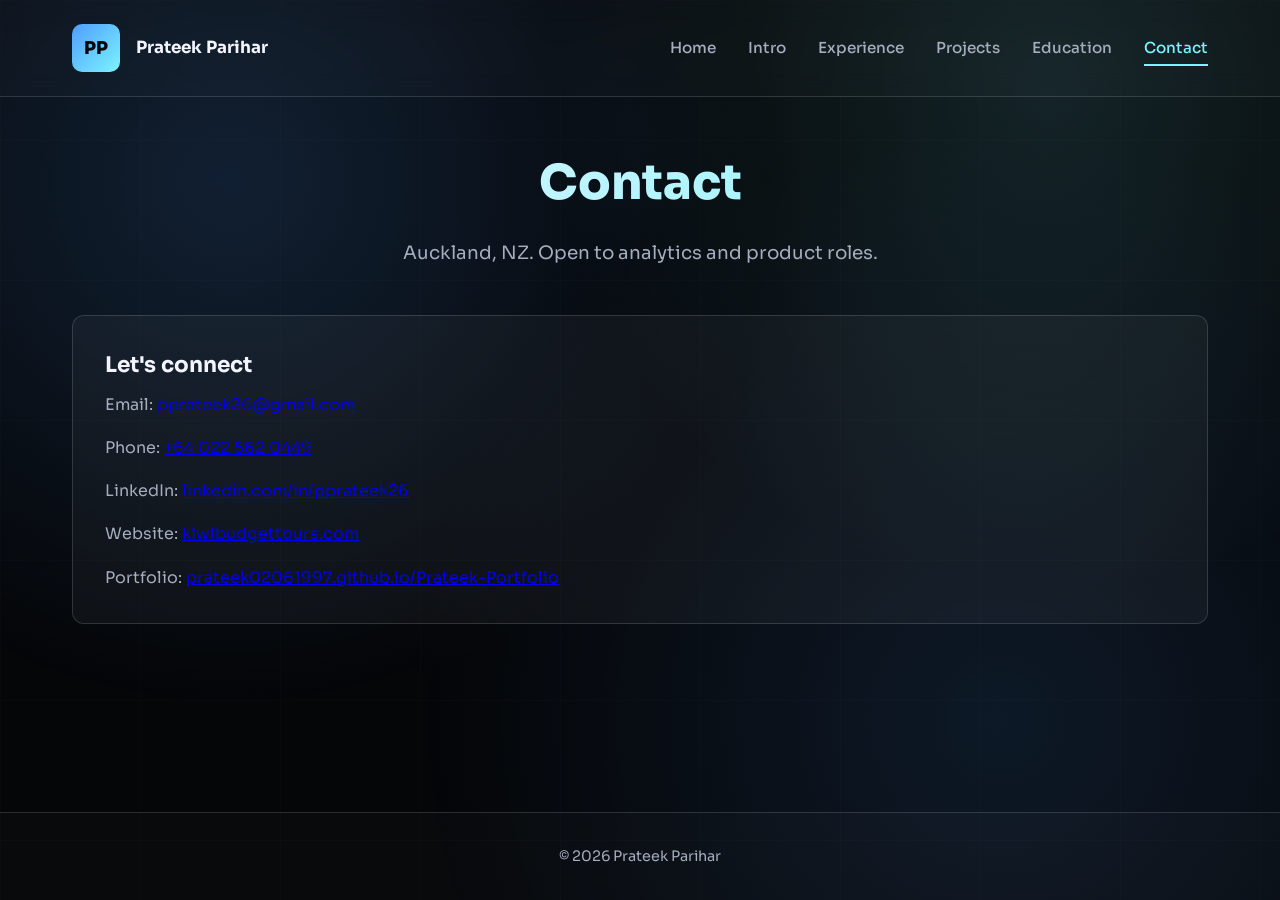
<file: contact.html>
<!doctype html>
<html lang="en">
  <head>
    <meta charset="utf-8" />
    <meta name="viewport" content="width=device-width, initial-scale=1" />
    <title>Contact | Prateek Parihar</title>
    <meta
      name="description"
      content="Contact details for Prateek Parihar in Auckland, including email, phone, LinkedIn, and portfolio links for analytics and product opportunities."
    />
    <link rel="stylesheet" href="styles.css" />
  </head>
  <body class="page">
    <header class="page-header">
      <div class="inner">
        <a href="index.html" class="brand">
          <span class="brand-mark">PP</span>
          <div>
            <strong>Prateek Parihar</strong>
          </div>
        </a>
        <nav>
          <a href="index.html">Home</a>
          <a href="intro.html">Intro</a>
          <a href="experience.html">Experience</a>
          <a href="projects.html">Projects</a>
          <a href="education.html">Education</a>
          <a class="active" href="contact.html">Contact</a>
        </nav>
      </div>
    </header>

    <main class="page-main">
      <section class="page-title">
        <h1>Contact</h1>
        <p>Auckland, NZ. Open to analytics and product roles.</p>
      </section>

      <section class="card-grid">
        <article class="card">
          <h3>Let's connect</h3>
          <p>Email: <a href="mailto:pprateek26@gmail.com">pprateek26@gmail.com</a></p>
          <p>Phone: <a href="tel:+64225620449">+64 022 562 0449</a></p>
          <p>LinkedIn: <a href="https://linkedin.com/in/pprateek26" target="_blank" rel="noopener noreferrer">linkedin.com/in/pprateek26</a></p>
          <p>Website: <a href="https://kiwibudgettours.com" target="_blank" rel="noopener noreferrer">kiwibudgettours.com</a></p>
          <p>Portfolio: <a href="https://prateek02061997.github.io/Prateek-Portfolio/" target="_blank" rel="noopener noreferrer">prateek02061997.github.io/Prateek-Portfolio</a></p>
        </article>
      </section>
    </main>

    <footer class="page-footer">© <span id="year"></span> Prateek Parihar</footer>
    <script src="script.js"></script>
  </body>
</html>
</file>
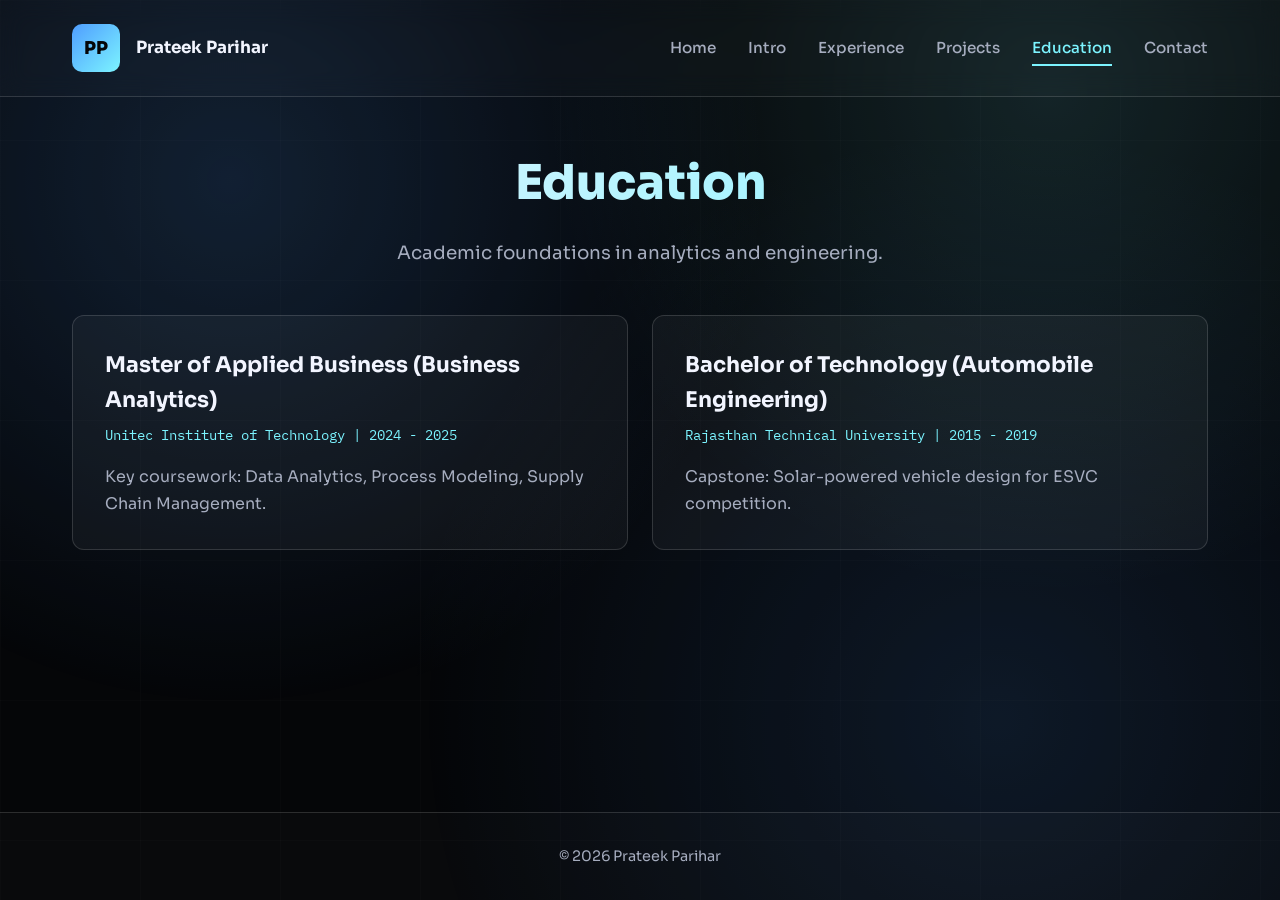
<file: education.html>
<!doctype html>
<html lang="en">
  <head>
    <meta charset="utf-8" />
    <meta name="viewport" content="width=device-width, initial-scale=1" />
    <title>Education | Prateek Parihar</title>
    <meta
      name="description"
      content="Education background of Prateek Parihar in Business Analytics and Automobile Engineering with a practical problem-solving focus."
    />
    <link rel="stylesheet" href="styles.css" />
  </head>
  <body class="page">
    <header class="page-header">
      <div class="inner">
        <a href="index.html" class="brand">
          <span class="brand-mark">PP</span>
          <div>
            <strong>Prateek Parihar</strong>
          </div>
        </a>
        <nav>
          <a href="index.html">Home</a>
          <a href="intro.html">Intro</a>
          <a href="experience.html">Experience</a>
          <a href="projects.html">Projects</a>
          <a class="active" href="education.html">Education</a>
          <a href="contact.html">Contact</a>
        </nav>
      </div>
    </header>

    <main class="page-main">
      <section class="page-title">
        <h1>Education</h1>
        <p>Academic foundations in analytics and engineering.</p>
      </section>

      <section class="card-grid">
        <article class="card">
          <h3>Master of Applied Business (Business Analytics)</h3>
          <div class="card-meta">Unitec Institute of Technology | 2024 - 2025</div>
          <p>Key coursework: Data Analytics, Process Modeling, Supply Chain Management.</p>
        </article>
        <article class="card">
          <h3>Bachelor of Technology (Automobile Engineering)</h3>
          <div class="card-meta">Rajasthan Technical University | 2015 - 2019</div>
          <p>Capstone: Solar-powered vehicle design for ESVC competition.</p>
        </article>
      </section>
    </main>

    <footer class="page-footer">© <span id="year"></span> Prateek Parihar</footer>
    <script src="script.js"></script>
  </body>
</html>
</file>
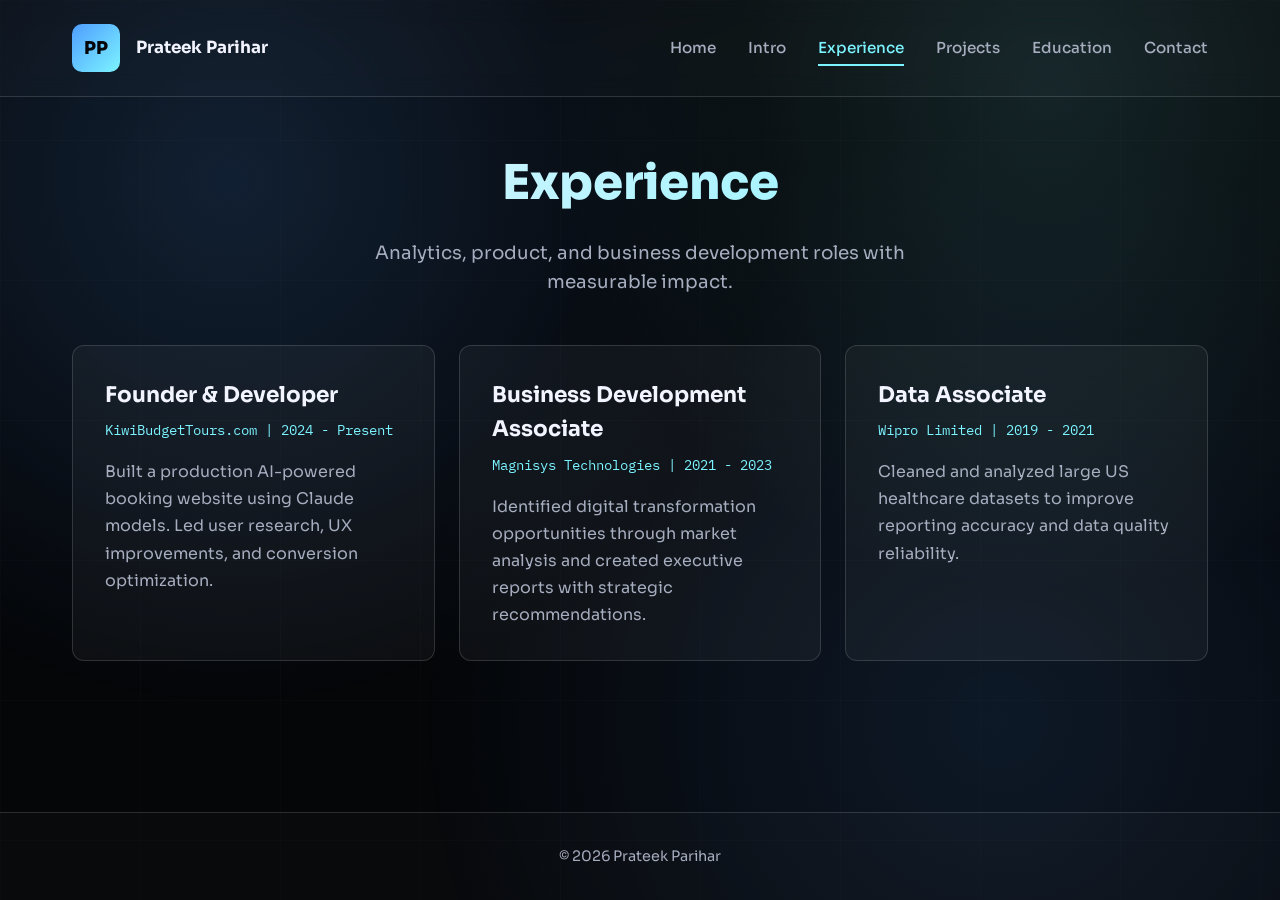
<file: experience.html>
<!doctype html>
<html lang="en">
  <head>
    <meta charset="utf-8" />
    <meta name="viewport" content="width=device-width, initial-scale=1" />
    <title>Experience | Prateek Parihar</title>
    <meta
      name="description"
      content="Professional experience of Prateek Parihar across AI-powered product development, business development, and data operations roles."
    />
    <link rel="stylesheet" href="styles.css" />
  </head>
  <body class="page">
    <header class="page-header">
      <div class="inner">
        <a href="index.html" class="brand">
          <span class="brand-mark">PP</span>
          <div>
            <strong>Prateek Parihar</strong>
          </div>
        </a>
        <nav>
          <a href="index.html">Home</a>
          <a href="intro.html">Intro</a>
          <a class="active" href="experience.html">Experience</a>
          <a href="projects.html">Projects</a>
          <a href="education.html">Education</a>
          <a href="contact.html">Contact</a>
        </nav>
      </div>
    </header>

    <main class="page-main">
      <section class="page-title">
        <h1>Experience</h1>
        <p>Analytics, product, and business development roles with measurable impact.</p>
      </section>

      <section class="card-grid">
        <article class="card">
          <h3>Founder & Developer</h3>
          <div class="card-meta">KiwiBudgetTours.com | 2024 - Present</div>
          <p>
            Built a production AI-powered booking website using Claude models. Led user research,
            UX improvements, and conversion optimization.
          </p>
        </article>
        <article class="card">
          <h3>Business Development Associate</h3>
          <div class="card-meta">Magnisys Technologies | 2021 - 2023</div>
          <p>
            Identified digital transformation opportunities through market analysis and created
            executive reports with strategic recommendations.
          </p>
        </article>
        <article class="card">
          <h3>Data Associate</h3>
          <div class="card-meta">Wipro Limited | 2019 - 2021</div>
          <p>
            Cleaned and analyzed large US healthcare datasets to improve reporting accuracy and data
            quality reliability.
          </p>
        </article>
      </section>
    </main>

    <footer class="page-footer">© <span id="year"></span> Prateek Parihar</footer>
    <script src="script.js"></script>
  </body>
</html>
</file>
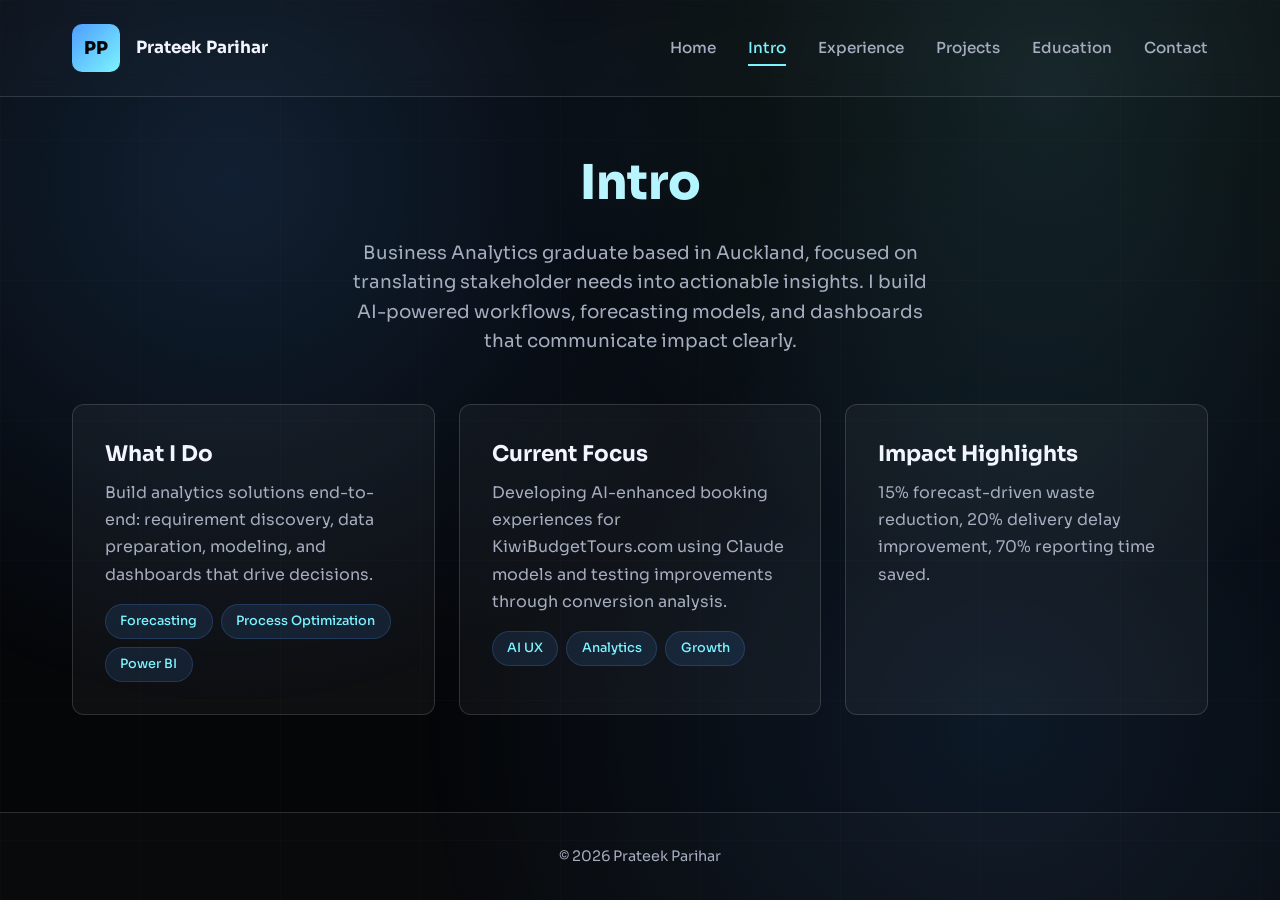
<file: intro.html>
<!doctype html>
<html lang="en">
  <head>
    <meta charset="utf-8" />
    <meta name="viewport" content="width=device-width, initial-scale=1" />
    <title>Intro | Prateek Parihar</title>
    <meta
      name="description"
      content="Introduction to Prateek Parihar's analytics profile, including strengths in forecasting, process optimization, and dashboard development."
    />
    <link rel="stylesheet" href="styles.css" />
  </head>
  <body class="page">
    <header class="page-header">
      <div class="inner">
        <a href="index.html" class="brand">
          <span class="brand-mark">PP</span>
          <div>
            <strong>Prateek Parihar</strong>
          </div>
        </a>
        <nav>
          <a href="index.html">Home</a>
          <a class="active" href="intro.html">Intro</a>
          <a href="experience.html">Experience</a>
          <a href="projects.html">Projects</a>
          <a href="education.html">Education</a>
          <a href="contact.html">Contact</a>
        </nav>
      </div>
    </header>

    <main class="page-main">
      <section class="page-title">
        <h1>Intro</h1>
        <p>
          Business Analytics graduate based in Auckland, focused on translating stakeholder needs into
          actionable insights. I build AI-powered workflows, forecasting models, and dashboards that
          communicate impact clearly.
        </p>
      </section>

      <section class="card-grid">
        <article class="card">
          <h3>What I Do</h3>
          <p>
            Build analytics solutions end-to-end: requirement discovery, data preparation, modeling,
            and dashboards that drive decisions.
          </p>
          <div class="pill-row">
            <span>Forecasting</span>
            <span>Process Optimization</span>
            <span>Power BI</span>
          </div>
        </article>
        <article class="card">
          <h3>Current Focus</h3>
          <p>
            Developing AI-enhanced booking experiences for KiwiBudgetTours.com using Claude models
            and testing improvements through conversion analysis.
          </p>
          <div class="pill-row">
            <span>AI UX</span>
            <span>Analytics</span>
            <span>Growth</span>
          </div>
        </article>
        <article class="card">
          <h3>Impact Highlights</h3>
          <p>15% forecast-driven waste reduction, 20% delivery delay improvement, 70% reporting time saved.</p>
        </article>
      </section>
    </main>

    <footer class="page-footer">© <span id="year"></span> Prateek Parihar</footer>
    <script src="script.js"></script>
  </body>
</html>
</file>
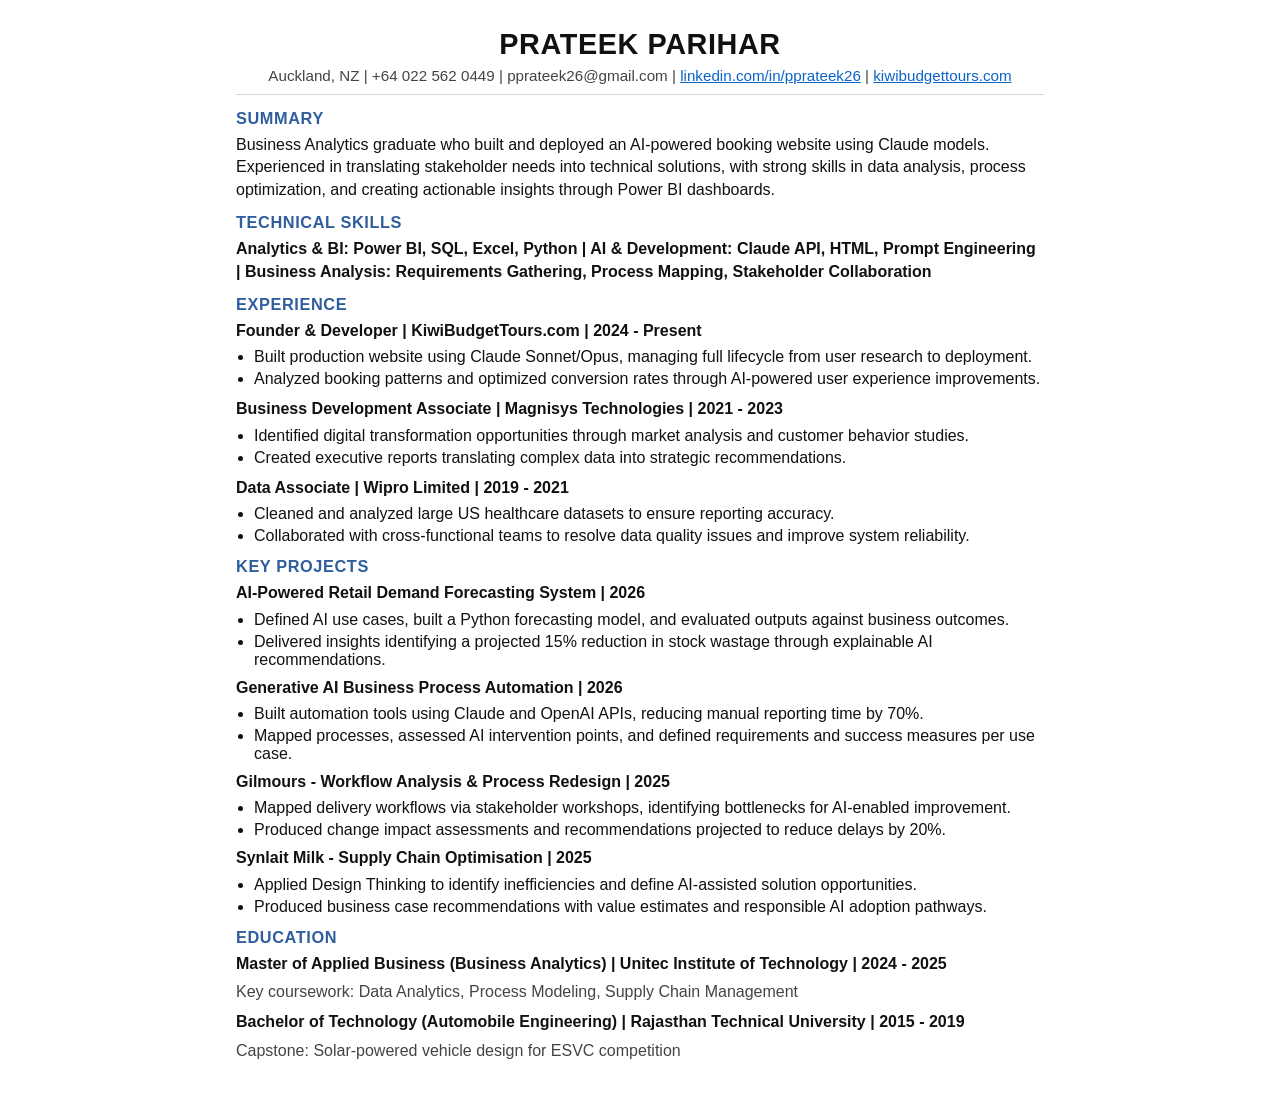
<file: prateek-arc.html>
<!doctype html>
<html lang="en">
  <head>
    <meta charset="utf-8" />
    <meta name="viewport" content="width=device-width, initial-scale=1" />
    <title>Prateek Parihar | Resume</title>
    <style>
      :root {
        --ink: #111;
        --muted: #444;
        --accent: #2f5e9e;
      }

      * {
        box-sizing: border-box;
      }

      body {
        margin: 0;
        font-family: "Calibri", "Segoe UI", Arial, sans-serif;
        color: var(--ink);
        background: #fff;
      }

      .page {
        max-width: 880px;
        margin: 0 auto;
        padding: 28px 36px 36px;
      }

      header {
        text-align: center;
        border-bottom: 1px solid #d6d6d6;
        padding-bottom: 10px;
        margin-bottom: 14px;
      }

      h1 {
        margin: 0 0 6px;
        font-size: 1.8rem;
        letter-spacing: 0.6px;
        text-transform: uppercase;
      }

      .contact {
        font-size: 0.95rem;
        color: var(--muted);
      }

      .section {
        margin-top: 12px;
      }

      .section h2 {
        margin: 0 0 6px;
        font-size: 1.02rem;
        letter-spacing: 0.6px;
        color: var(--accent);
        text-transform: uppercase;
      }

      p {
        margin: 0 0 6px;
        line-height: 1.4;
      }

      .skills-line {
        font-weight: 600;
      }

      .row-title {
        font-weight: 700;
      }

      .row-meta {
        color: var(--muted);
      }

      .job {
        margin-bottom: 10px;
      }

      ul {
        margin: 6px 0 0 18px;
        padding: 0;
      }

      li {
        margin-bottom: 4px;
      }

      .project {
        margin-bottom: 8px;
      }

      .edu {
        margin-bottom: 8px;
      }

      a {
        color: #0b63c8;
        text-decoration: underline;
      }

      @media print {
        .page {
          padding: 0;
        }
      }
    </style>
  </head>
  <body>
    <div class="page">
      <header>
        <h1>PRATEEK PARIHAR</h1>
        <div class="contact">
          Auckland, NZ | +64 022 562 0449 | pprateek26@gmail.com |
          <a href="https://linkedin.com/in/pprateek26">linkedin.com/in/pprateek26</a> |
          <a href="https://kiwibudgettours.com">kiwibudgettours.com</a>
        </div>
      </header>

      <section class="section">
        <h2>Summary</h2>
        <p>
          Business Analytics graduate who built and deployed an AI-powered booking website using Claude
          models. Experienced in translating stakeholder needs into technical solutions, with strong skills
          in data analysis, process optimization, and creating actionable insights through Power BI dashboards.
        </p>
      </section>

      <section class="section">
        <h2>Technical Skills</h2>
        <p class="skills-line">
          Analytics & BI: Power BI, SQL, Excel, Python | AI & Development: Claude API, HTML, Prompt Engineering |
          Business Analysis: Requirements Gathering, Process Mapping, Stakeholder Collaboration
        </p>
      </section>

      <section class="section">
        <h2>Experience</h2>
        <div class="job">
          <p class="row-title">Founder & Developer | KiwiBudgetTours.com | 2024 - Present</p>
          <ul>
            <li>Built production website using Claude Sonnet/Opus, managing full lifecycle from user research to deployment.</li>
            <li>Analyzed booking patterns and optimized conversion rates through AI-powered user experience improvements.</li>
          </ul>
        </div>
        <div class="job">
          <p class="row-title">Business Development Associate | Magnisys Technologies | 2021 - 2023</p>
          <ul>
            <li>Identified digital transformation opportunities through market analysis and customer behavior studies.</li>
            <li>Created executive reports translating complex data into strategic recommendations.</li>
          </ul>
        </div>
        <div class="job">
          <p class="row-title">Data Associate | Wipro Limited | 2019 - 2021</p>
          <ul>
            <li>Cleaned and analyzed large US healthcare datasets to ensure reporting accuracy.</li>
            <li>Collaborated with cross-functional teams to resolve data quality issues and improve system reliability.</li>
          </ul>
        </div>
      </section>

      <section class="section">
        <h2>Key Projects</h2>
        <div class="project">
          <p class="row-title">AI-Powered Retail Demand Forecasting System | 2026</p>
          <ul>
            <li>Defined AI use cases, built a Python forecasting model, and evaluated outputs against business outcomes.</li>
            <li>Delivered insights identifying a projected 15% reduction in stock wastage through explainable AI recommendations.</li>
          </ul>
        </div>
        <div class="project">
          <p class="row-title">Generative AI Business Process Automation | 2026</p>
          <ul>
            <li>Built automation tools using Claude and OpenAI APIs, reducing manual reporting time by 70%.</li>
            <li>Mapped processes, assessed AI intervention points, and defined requirements and success measures per use case.</li>
          </ul>
        </div>
        <div class="project">
          <p class="row-title">Gilmours - Workflow Analysis & Process Redesign | 2025</p>
          <ul>
            <li>Mapped delivery workflows via stakeholder workshops, identifying bottlenecks for AI-enabled improvement.</li>
            <li>Produced change impact assessments and recommendations projected to reduce delays by 20%.</li>
          </ul>
        </div>
        <div class="project">
          <p class="row-title">Synlait Milk - Supply Chain Optimisation | 2025</p>
          <ul>
            <li>Applied Design Thinking to identify inefficiencies and define AI-assisted solution opportunities.</li>
            <li>Produced business case recommendations with value estimates and responsible AI adoption pathways.</li>
          </ul>
        </div>
      </section>

      <section class="section">
        <h2>Education</h2>
        <div class="edu">
          <p class="row-title">Master of Applied Business (Business Analytics) | Unitec Institute of Technology | 2024 - 2025</p>
          <p class="row-meta">Key coursework: Data Analytics, Process Modeling, Supply Chain Management</p>
        </div>
        <div class="edu">
          <p class="row-title">Bachelor of Technology (Automobile Engineering) | Rajasthan Technical University | 2015 - 2019</p>
          <p class="row-meta">Capstone: Solar-powered vehicle design for ESVC competition</p>
        </div>
      </section>
    </div>
  </body>
</html>
</file>
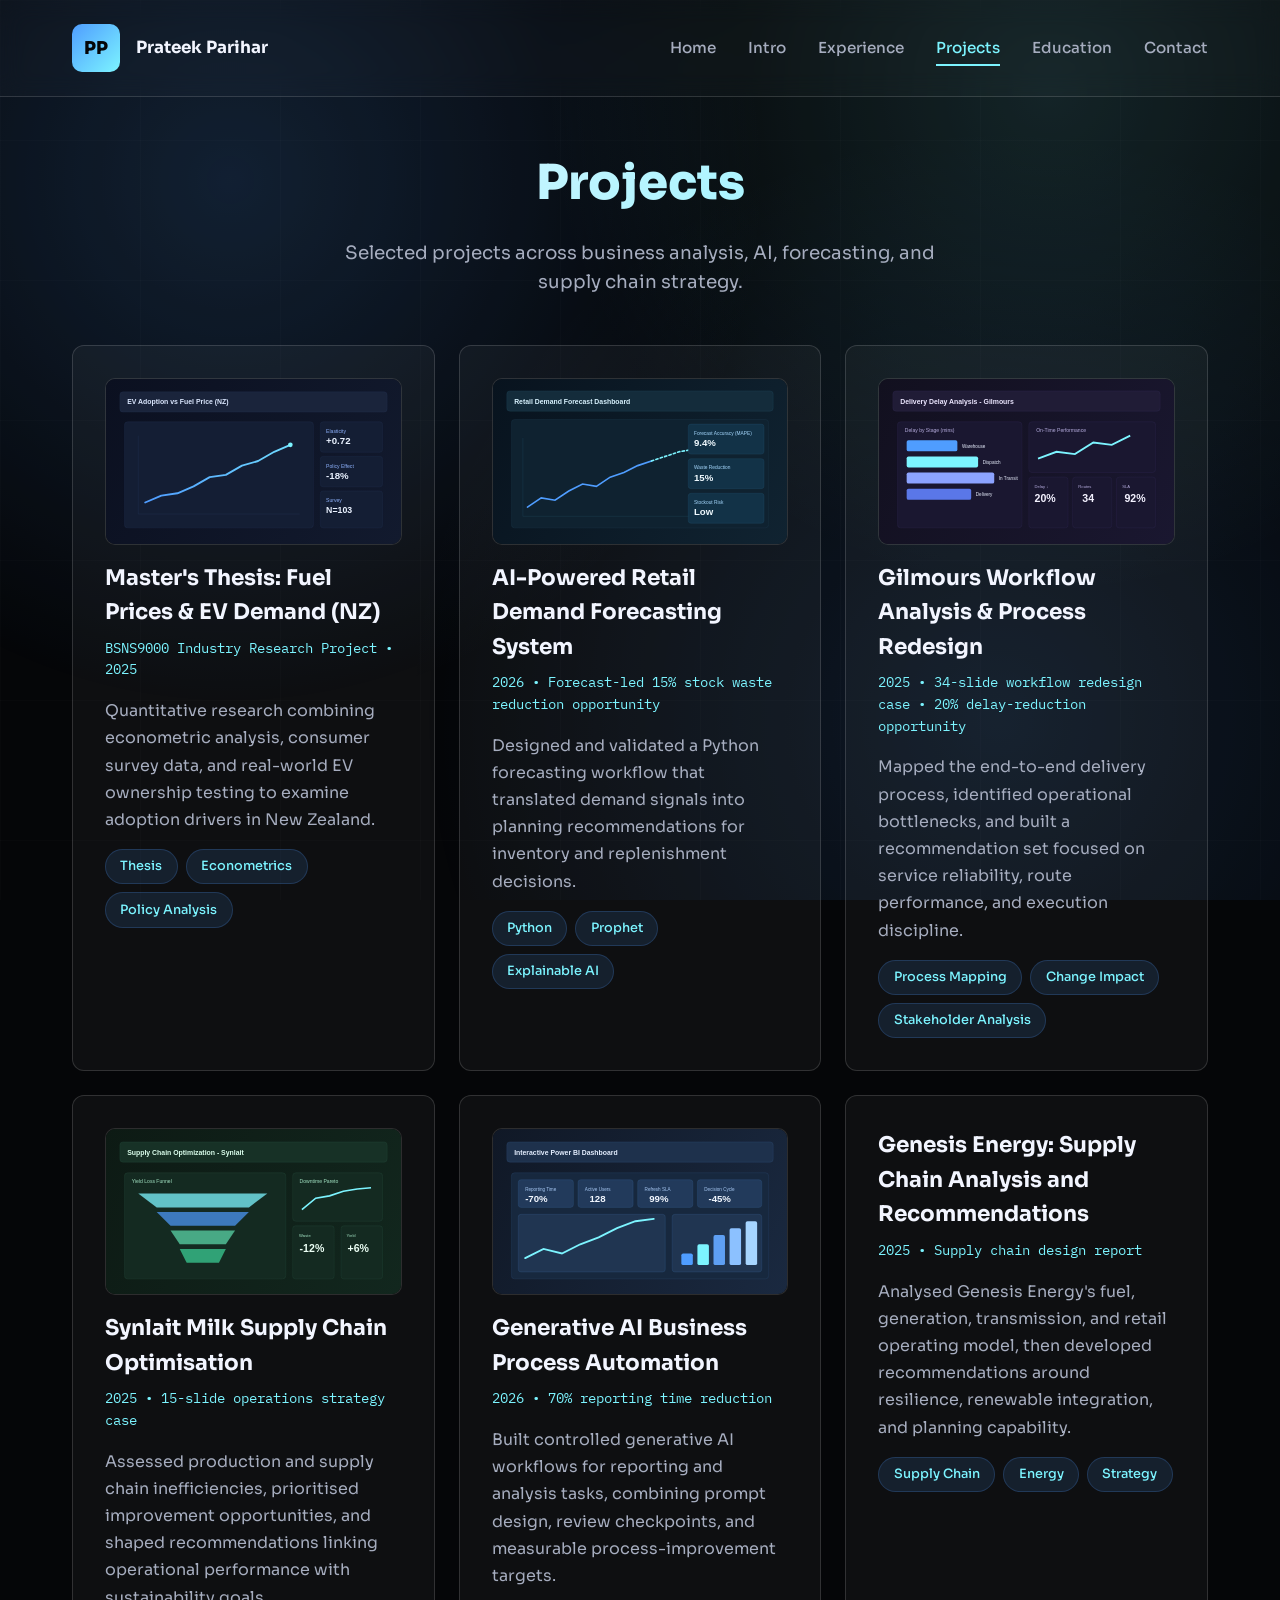
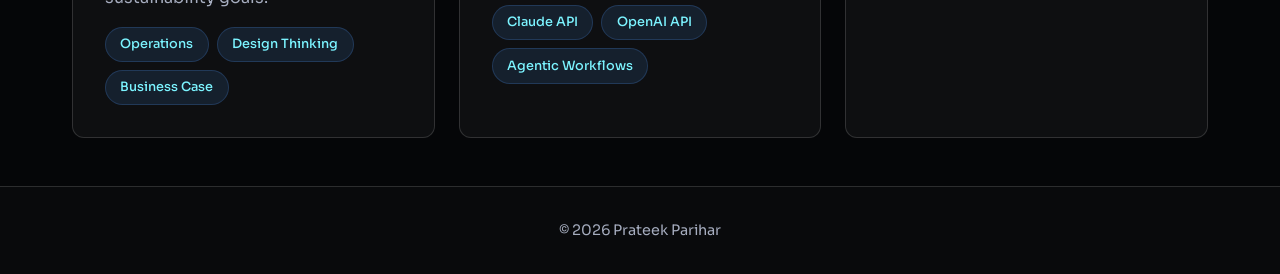
<file: projects.html>
<!doctype html>
<html lang="en">
  <head>
    <meta charset="utf-8" />
    <meta name="viewport" content="width=device-width, initial-scale=1" />
    <title>Projects | Prateek Parihar</title>
    <meta
      name="description"
      content="Portfolio projects by Prateek Parihar spanning generative AI workflow automation, forecasting, business analysis, supply chain optimization, and applied research."
    />
    <link rel="stylesheet" href="styles.css" />
  </head>
  <body class="page">
    <header class="page-header">
      <div class="inner">
        <a href="index.html" class="brand">
          <span class="brand-mark">PP</span>
          <div>
            <strong>Prateek Parihar</strong>
          </div>
        </a>
        <nav>
          <a href="index.html">Home</a>
          <a href="intro.html">Intro</a>
          <a href="experience.html">Experience</a>
          <a class="active" href="projects.html">Projects</a>
          <a href="education.html">Education</a>
          <a href="contact.html">Contact</a>
        </nav>
      </div>
    </header>

    <main class="page-main">
      <section class="page-title">
        <h1>Projects</h1>
        <p>Selected projects across business analysis, AI, forecasting, and supply chain strategy.</p>
      </section>

      <section class="card-grid">
        <a href="./projects/ev-fuel-price-thesis/index.html" class="card">
          <img class="project-thumb" src="./projects/previews/ev-thesis-preview.svg" alt="Preview of thesis charts on EV and fuel price analysis" />
          <h3>Master's Thesis: Fuel Prices & EV Demand (NZ)</h3>
          <div class="card-meta">BSNS9000 Industry Research Project • 2025</div>
          <p>Quantitative research combining econometric analysis, consumer survey data, and real-world EV ownership testing to examine adoption drivers in New Zealand.</p>
          <div class="pill-row">
            <span>Thesis</span>
            <span>Econometrics</span>
            <span>Policy Analysis</span>
          </div>
        </a>

        <a href="./projects/ai-demand-forecasting/index.html" class="card">
          <img class="project-thumb" src="./projects/previews/demand-forecast-preview.svg" alt="Preview of demand forecasting dashboard with trend lines" />
          <h3>AI-Powered Retail Demand Forecasting System</h3>
          <div class="card-meta">2026 • Forecast-led 15% stock waste reduction opportunity</div>
          <p>Designed and validated a Python forecasting workflow that translated demand signals into planning recommendations for inventory and replenishment decisions.</p>
          <div class="pill-row">
            <span>Python</span>
            <span>Prophet</span>
            <span>Explainable AI</span>
          </div>
        </a>

        <a href="./projects/gilmours-delivery-efficiency/index.html" class="card">
          <img class="project-thumb" src="./projects/previews/gilmours-delivery-preview.svg" alt="Preview of delivery efficiency dashboard with delay metrics" />
          <h3>Gilmours Workflow Analysis & Process Redesign</h3>
          <div class="card-meta">2025 • 34-slide workflow redesign case • 20% delay-reduction opportunity</div>
          <p>Mapped the end-to-end delivery process, identified operational bottlenecks, and built a recommendation set focused on service reliability, route performance, and execution discipline.</p>
          <div class="pill-row">
            <span>Process Mapping</span>
            <span>Change Impact</span>
            <span>Stakeholder Analysis</span>
          </div>
        </a>

        <a href="./projects/synlait-supply-chain-optimization/index.html" class="card">
          <img class="project-thumb" src="./projects/previews/synlait-supply-preview.svg" alt="Preview of supply chain optimization charts for Synlait" />
          <h3>Synlait Milk Supply Chain Optimisation</h3>
          <div class="card-meta">2025 • 15-slide operations strategy case</div>
          <p>Assessed production and supply chain inefficiencies, prioritised improvement opportunities, and shaped recommendations linking operational performance with sustainability goals.</p>
          <div class="pill-row">
            <span>Operations</span>
            <span>Design Thinking</span>
            <span>Business Case</span>
          </div>
        </a>

        <a href="./projects/interactive-dashboard/index.html" class="card">
          <img class="project-thumb" src="./projects/previews/interactive-bi-preview.svg" alt="Preview of interactive Power BI dashboard with KPI cards" />
          <h3>Generative AI Business Process Automation</h3>
          <div class="card-meta">2026 • 70% reporting time reduction</div>
          <p>Built controlled generative AI workflows for reporting and analysis tasks, combining prompt design, review checkpoints, and measurable process-improvement targets.</p>
          <div class="pill-row">
            <span>Claude API</span>
            <span>OpenAI API</span>
            <span>Agentic Workflows</span>
          </div>
        </a>

        <a href="./projects/genesis-project/index.html" class="card">
          <h3>Genesis Energy: Supply Chain Analysis and Recommendations</h3>
          <div class="card-meta">2025 • Supply chain design report</div>
          <p>Analysed Genesis Energy's fuel, generation, transmission, and retail operating model, then developed recommendations around resilience, renewable integration, and planning capability.</p>
          <div class="pill-row">
            <span>Supply Chain</span>
            <span>Energy</span>
            <span>Strategy</span>
          </div>
        </a>
      </section>
    </main>

    <footer class="page-footer">© <span id="year"></span> Prateek Parihar</footer>
    <script src="script.js"></script>
  </body>
</html>
</file>
<file: styles.css>
@import url("https://fonts.googleapis.com/css2?family=Sora:wght@400;500;600;700;800&family=IBM+Plex+Mono:wght@400;500&display=swap");

:root {
  --bg: #050608;
  --ink: #f2f5ff;
  --muted: #a6adbf;
  --accent: #4f9dff;
  --accent-bright: #7cf4ff;
  --border: rgba(255, 255, 255, 0.14);
  --panel: rgba(255, 255, 255, 0.04);
}

* {
  box-sizing: border-box;
  margin: 0;
  padding: 0;
}

html {
  height: 100%;
  scroll-behavior: smooth;
}

body {
  min-height: 100%;
  font-family: "Sora", sans-serif;
  background: var(--bg);
  color: var(--ink);
  line-height: 1.6;
}

body::before {
  content: "";
  position: fixed;
  inset: 0;
  background:
    radial-gradient(circle at 18% 20%, rgba(79, 157, 255, 0.22), transparent 42%),
    radial-gradient(circle at 82% 10%, rgba(124, 244, 255, 0.16), transparent 38%),
    radial-gradient(circle at 78% 80%, rgba(79, 157, 255, 0.16), transparent 48%);
  opacity: 0.8;
  z-index: -2;
}

body::after {
  content: "";
  position: fixed;
  inset: 0;
  background-image: linear-gradient(rgba(255, 255, 255, 0.04) 1px, transparent 1px),
    linear-gradient(90deg, rgba(255, 255, 255, 0.04) 1px, transparent 1px);
  background-size: 140px 140px;
  opacity: 0.4;
  z-index: -1;
}

body.home {
  overflow: hidden;
  height: 100vh;
}

.simple-hero {
  position: relative;
  width: 100%;
  height: 100vh;
  display: grid;
  grid-template-rows: auto 1fr auto;
  z-index: 1;
}

.simple-header {
  padding: 1.6rem 3rem;
  display: flex;
  justify-content: space-between;
  align-items: center;
}

.logo-mark {
  font-size: 1.5rem;
  font-weight: 700;
  color: var(--ink);
  letter-spacing: -0.02em;
}

.simple-nav {
  display: flex;
  gap: 2rem;
}

.simple-nav a {
  color: var(--muted);
  text-decoration: none;
  font-size: 0.95rem;
  font-weight: 500;
  transition: color 0.2s;
}

.simple-nav a:hover {
  color: var(--ink);
}

.simple-center {
  display: flex;
  flex-direction: column;
  align-items: center;
  justify-content: center;
  text-align: center;
  padding: 2rem;
}

.hero-kicker {
  font-size: 0.85rem;
  font-family: "IBM Plex Mono", monospace;
  color: var(--accent-bright);
  text-transform: uppercase;
  letter-spacing: 0.15em;
  margin-bottom: 1.5rem;
  font-weight: 500;
}

.simple-title {
  font-size: clamp(2rem, 6vw, 4rem);
  font-weight: 800;
  line-height: 1.1;
  margin-bottom: 1.5rem;
  letter-spacing: -0.03em;
  background: linear-gradient(135deg, var(--ink) 0%, var(--accent-bright) 100%);
  -webkit-background-clip: text;
  -webkit-text-fill-color: transparent;
  background-clip: text;
}

.simple-subtitle {
  font-size: clamp(0.95rem, 2vw, 1.15rem);
  color: var(--muted);
  margin-bottom: 3rem;
  max-width: 640px;
  font-weight: 400;
}

.hero-actions {
  display: flex;
  gap: 1.25rem;
  flex-wrap: wrap;
  justify-content: center;
}

.btn-primary,
.btn-ghost {
  padding: 1rem 2.25rem;
  font-size: 1rem;
  font-weight: 600;
  border-radius: 8px;
  text-decoration: none;
  transition: all 0.25s;
  cursor: pointer;
  border: none;
  font-family: "Sora", sans-serif;
}

.btn-primary {
  background: linear-gradient(135deg, var(--accent) 0%, var(--accent-bright) 100%);
  color: #050608;
  box-shadow: 0 8px 24px rgba(79, 157, 255, 0.35);
}

.btn-primary:hover {
  transform: translateY(-2px);
  box-shadow: 0 12px 32px rgba(79, 157, 255, 0.45);
}

.btn-ghost {
  background: transparent;
  color: var(--ink);
  border: 1.5px solid var(--border);
}

.btn-ghost:hover {
  border-color: var(--accent);
  background: var(--panel);
}

.simple-footer {
  padding: 1.6rem 3rem;
  text-align: center;
  font-size: 0.9rem;
  color: var(--muted);
}

.hero-3d {
  position: fixed;
  inset: 0;
  z-index: 0;
  pointer-events: none;
}

.hero-3d .orb {
  position: absolute;
  width: 600px;
  height: 600px;
  border-radius: 50%;
  background: radial-gradient(circle at 30% 30%, rgba(79, 157, 255, 0.4), transparent 70%);
  filter: blur(80px);
  top: 15%;
  left: 50%;
  transform: translateX(-50%);
  animation: float 8s ease-in-out infinite;
}

.hero-3d .ring {
  position: absolute;
  width: 400px;
  height: 400px;
  border: 2px solid rgba(124, 244, 255, 0.3);
  border-radius: 50%;
  top: 50%;
  left: 50%;
  transform: translate(-50%, -50%);
  animation: rotate 20s linear infinite;
}

.hero-3d .glow {
  position: absolute;
  width: 300px;
  height: 300px;
  border-radius: 50%;
  background: radial-gradient(circle, rgba(124, 244, 255, 0.25), transparent 60%);
  filter: blur(60px);
  bottom: 20%;
  right: 15%;
  animation: pulse 6s ease-in-out infinite;
}

.hero-3d .grid-sheen {
  position: absolute;
  inset: 0;
  background: 
    linear-gradient(90deg, transparent 49%, rgba(79, 157, 255, 0.08) 50%, transparent 51%),
    linear-gradient(0deg, transparent 49%, rgba(79, 157, 255, 0.08) 50%, transparent 51%);
  background-size: 100px 100px;
  opacity: 0.3;
}

@keyframes float {
  0%, 100% {
    transform: translate(-50%, 0);
  }
  50% {
    transform: translate(-50%, -30px);
  }
}

@keyframes rotate {
  from {
    transform: translate(-50%, -50%) rotate(0deg);
  }
  to {
    transform: translate(-50%, -50%) rotate(360deg);
  }
}

@keyframes pulse {
  0%, 100% {
    opacity: 0.5;
    transform: scale(1);
  }
  50% {
    opacity: 0.8;
    transform: scale(1.1);
  }
}

@media (max-width: 768px) {
  .simple-header {
    padding: 1.25rem 1.5rem;
    flex-direction: column;
    gap: 1rem;
  }

  .simple-nav {
    gap: 1.5rem;
  }

  .simple-footer {
    padding: 1.25rem 1.5rem;
  }

  .hero-3d .orb {
    width: 400px;
    height: 400px;
  }

  .hero-3d .ring {
    width: 250px;
    height: 250px;
  }

  .hero-3d .glow {
    width: 200px;
    height: 200px;
  }
}

/* ========== INNER PAGES ========== */

.page {
  min-height: 100vh;
  display: flex;
  flex-direction: column;
}

.page-header {
  background: rgba(255, 255, 255, 0.02);
  border-bottom: 1px solid var(--border);
  padding: 1.5rem 0;
  position: sticky;
  top: 0;
  z-index: 100;
  backdrop-filter: blur(12px);
}

.page-header .inner {
  max-width: 1200px;
  margin: 0 auto;
  padding: 0 2rem;
  display: flex;
  justify-content: space-between;
  align-items: center;
  gap: 2rem;
}

.brand {
  display: flex;
  align-items: center;
  gap: 1rem;
  text-decoration: none;
  color: var(--ink);
}

.brand-mark {
  width: 48px;
  height: 48px;
  background: linear-gradient(135deg, var(--accent) 0%, var(--accent-bright) 100%);
  border-radius: 10px;
  display: flex;
  align-items: center;
  justify-content: center;
  font-weight: 800;
  font-size: 1.1rem;
  color: #050608;
  flex-shrink: 0;
}

.brand strong {
  font-size: 1.05rem;
  font-weight: 700;
  display: block;
  color: var(--ink);
}

.page-header nav {
  display: flex;
  gap: 2rem;
}

.page-header nav a {
  color: var(--muted);
  text-decoration: none;
  font-size: 0.95rem;
  font-weight: 500;
  transition: color 0.2s;
  position: relative;
}

.page-header nav a:hover {
  color: var(--ink);
}

.page-header nav a.active {
  color: var(--accent-bright);
}

.page-header nav a.active::after {
  content: "";
  position: absolute;
  bottom: -6px;
  left: 0;
  right: 0;
  height: 2px;
  background: var(--accent-bright);
}

.page-main {
  flex: 1;
  max-width: 1200px;
  margin: 0 auto;
  padding: 3rem 2rem;
  width: 100%;
}

.page-title {
  margin-bottom: 3rem;
  text-align: center;
}

.page-title h1 {
  font-size: clamp(2rem, 5vw, 3rem);
  font-weight: 800;
  margin-bottom: 1rem;
  background: linear-gradient(135deg, var(--ink) 0%, var(--accent-bright) 100%);
  -webkit-background-clip: text;
  -webkit-text-fill-color: transparent;
  background-clip: text;
}

.page-title p {
  font-size: 1.15rem;
  color: var(--muted);
  max-width: 600px;
  margin: 0 auto;
}

.card-grid {
  display: grid;
  grid-template-columns: repeat(auto-fit, minmax(320px, 1fr));
  gap: 1.5rem;
}

.card {
  background: var(--panel);
  border: 1px solid var(--border);
  border-radius: 12px;
  padding: 2rem;
  overflow: hidden;
  transition: all 0.3s ease;
  display: block;
  text-decoration: none;
  color: inherit;
}

.project-thumb {
  width: 100%;
  aspect-ratio: 16 / 9;
  object-fit: cover;
  border-radius: 10px;
  border: 1px solid var(--border);
  margin-bottom: 1rem;
  display: block;
  background: rgba(0, 0, 0, 0.25);
  transition: border-color 0.3s ease, transform 0.3s ease;
}

.card:hover {
  background: rgba(255, 255, 255, 0.06);
  border-color: rgba(79, 157, 255, 0.3);
  transform: translateY(-2px);
}

.card:hover .project-thumb {
  border-color: rgba(79, 157, 255, 0.35);
  transform: scale(1.01);
}

.card h3 {
  font-size: 1.35rem;
  font-weight: 700;
  margin-bottom: 0.5rem;
  color: var(--ink);
}

.card-meta {
  font-size: 0.85rem;
  color: var(--accent-bright);
  margin-bottom: 1rem;
  font-family: "IBM Plex Mono", monospace;
}

.card p {
  color: var(--muted);
  line-height: 1.7;
  margin-bottom: 1rem;
}

.card p:last-child {
  margin-bottom: 0;
}

.pill-row {
  display: flex;
  flex-wrap: wrap;
  gap: 0.5rem;
  margin-top: 1rem;
}

.pill-row span {
  background: rgba(79, 157, 255, 0.12);
  color: var(--accent-bright);
  padding: 0.4rem 0.9rem;
  border-radius: 20px;
  font-size: 0.8rem;
  font-weight: 500;
  border: 1px solid rgba(79, 157, 255, 0.2);
}

.page-footer {
  background: rgba(255, 255, 255, 0.02);
  border-top: 1px solid var(--border);
  padding: 2rem;
  text-align: center;
  color: var(--muted);
  font-size: 0.9rem;
}

/* Contact page specific */
.contact-info {
  display: flex;
  flex-direction: column;
  gap: 1.5rem;
  max-width: 600px;
  margin: 0 auto;
}

.contact-item {
  display: flex;
  align-items: center;
  gap: 1rem;
  padding: 1.5rem;
  background: var(--panel);
  border: 1px solid var(--border);
  border-radius: 12px;
  transition: all 0.3s ease;
}

.contact-item:hover {
  background: rgba(255, 255, 255, 0.06);
  border-color: rgba(79, 157, 255, 0.3);
}

.contact-item strong {
  color: var(--ink);
  font-weight: 600;
  min-width: 80px;
}

.contact-item a {
  color: var(--accent);
  text-decoration: none;
  transition: color 0.2s;
}

.contact-item a:hover {
  color: var(--accent-bright);
}

@media (max-width: 768px) {
  .page-header .inner {
    flex-direction: column;
    gap: 1.5rem;
    padding: 0 1.5rem;
  }

  .page-header nav {
    gap: 1.5rem;
    flex-wrap: wrap;
    justify-content: center;
  }

  .page-main {
    padding: 2rem 1.5rem;
  }

  .card-grid {
    grid-template-columns: 1fr;
  }

  .card {
    padding: 1.5rem;
  }
}
</file>
